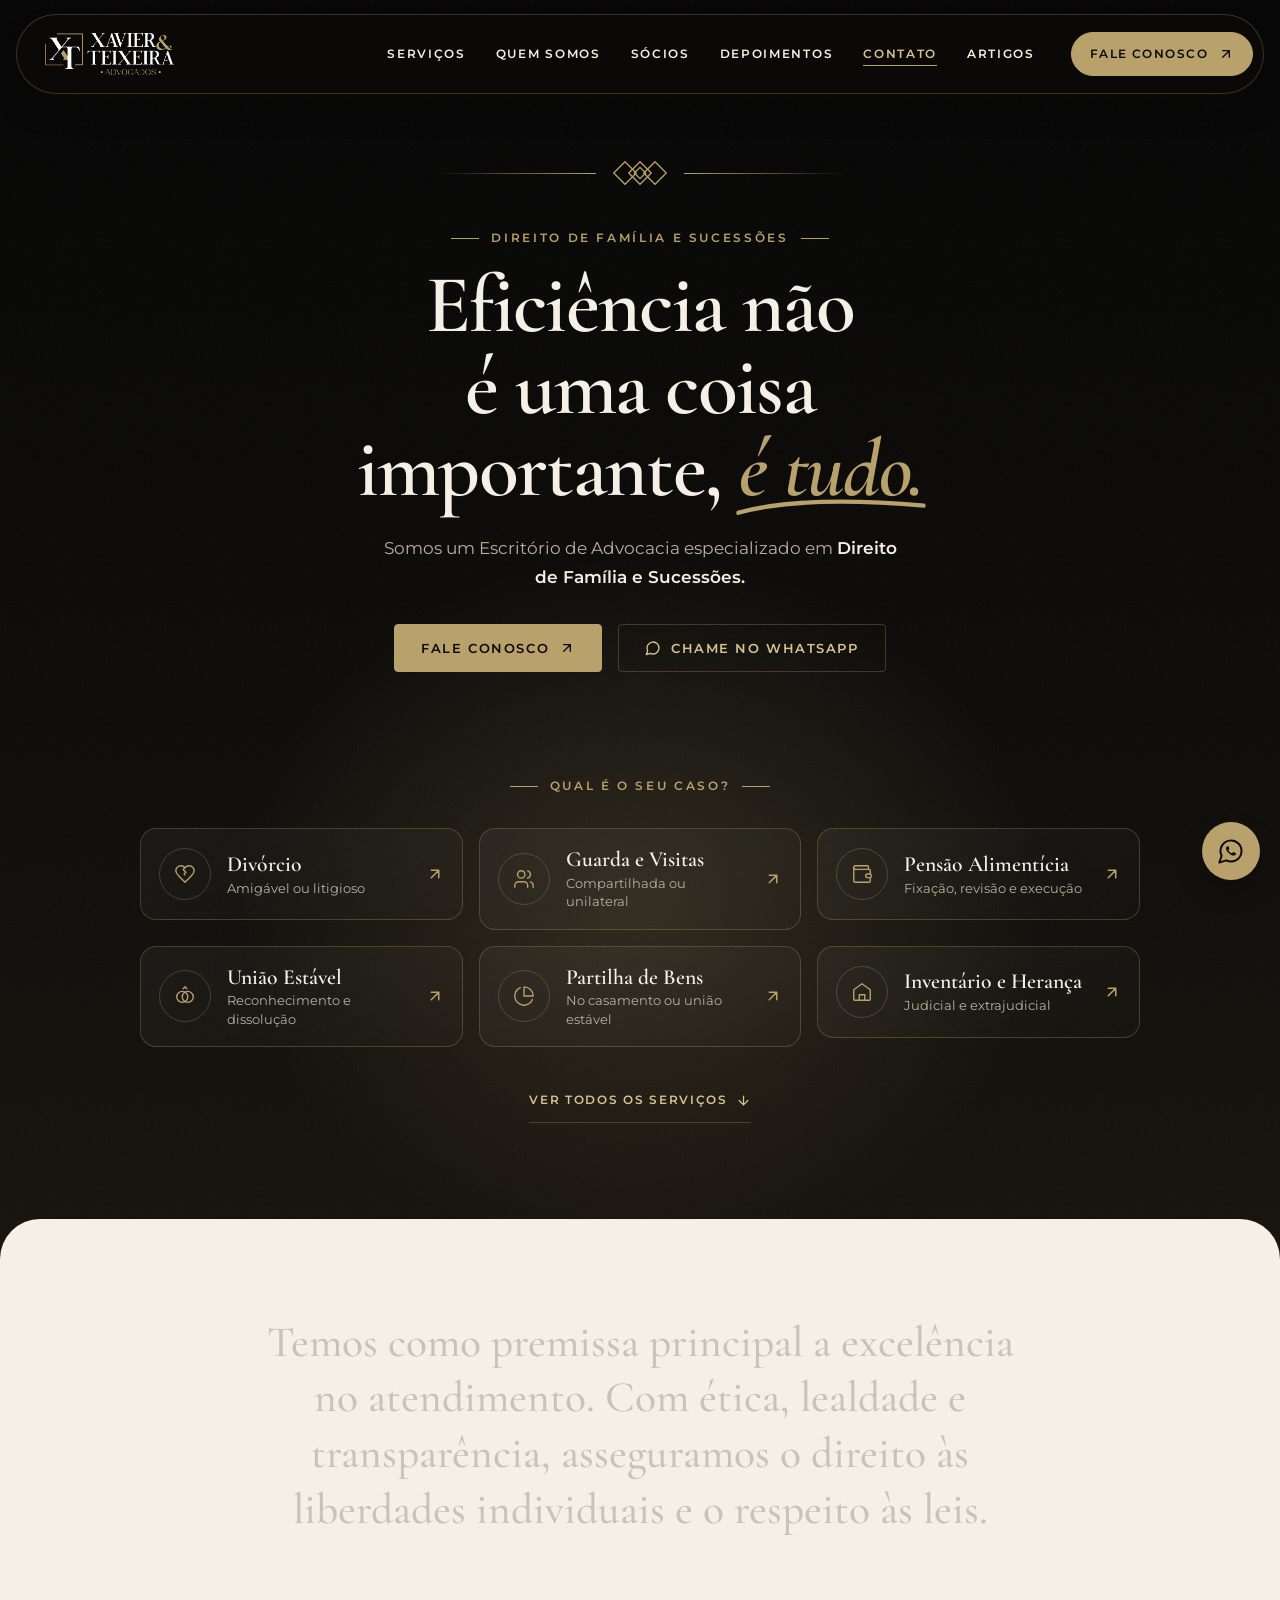
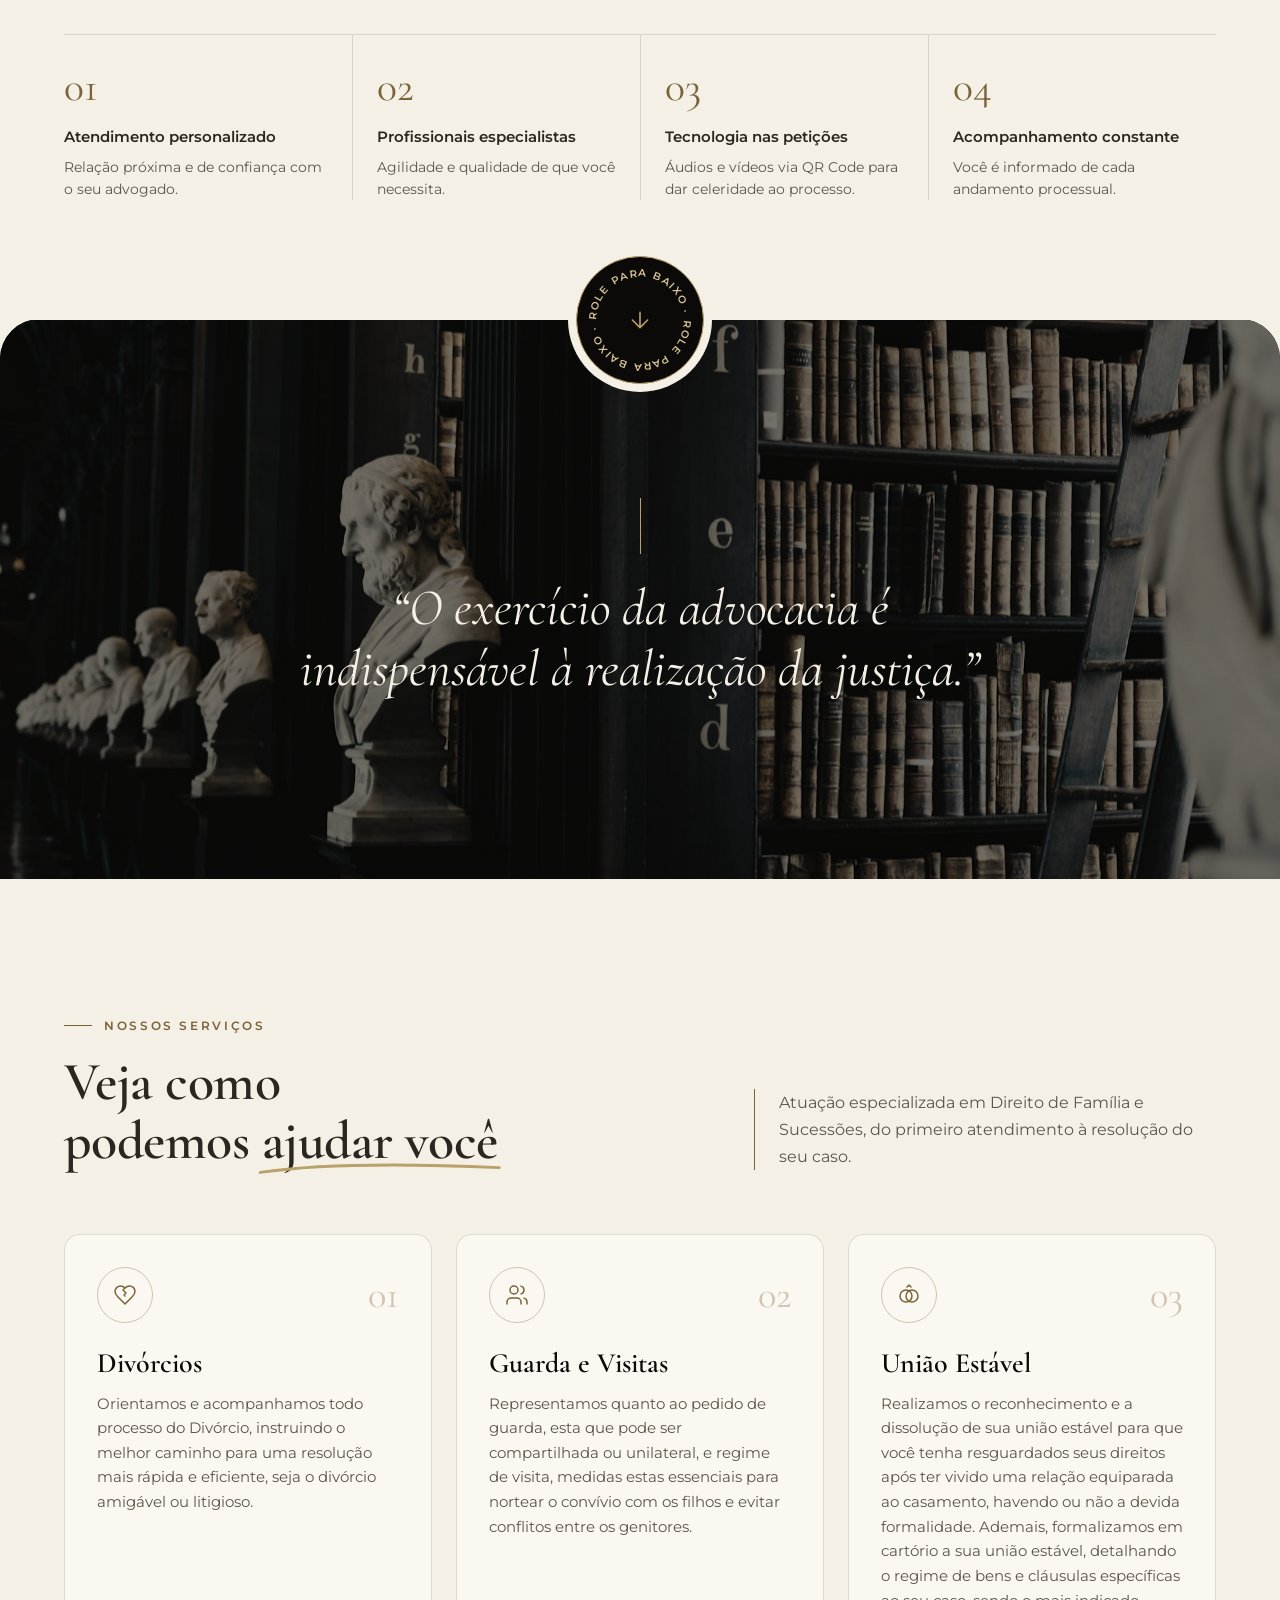
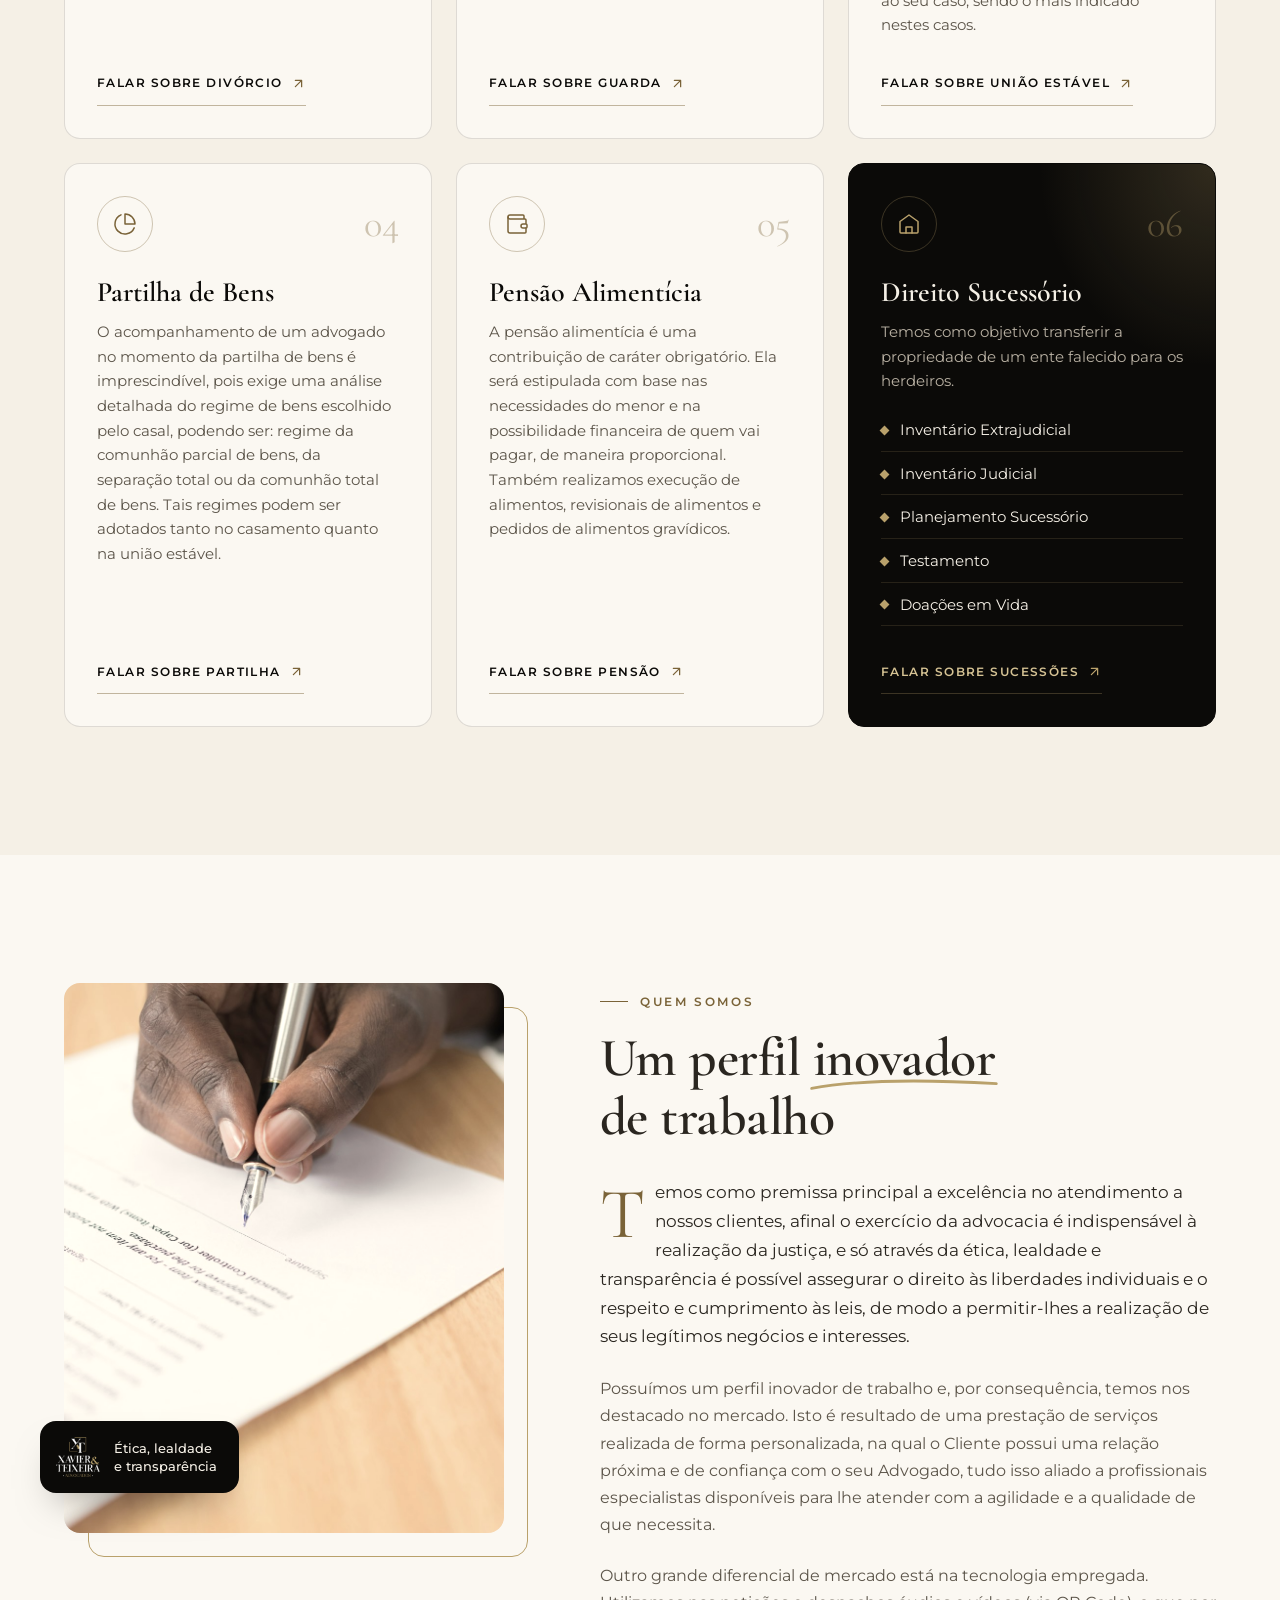
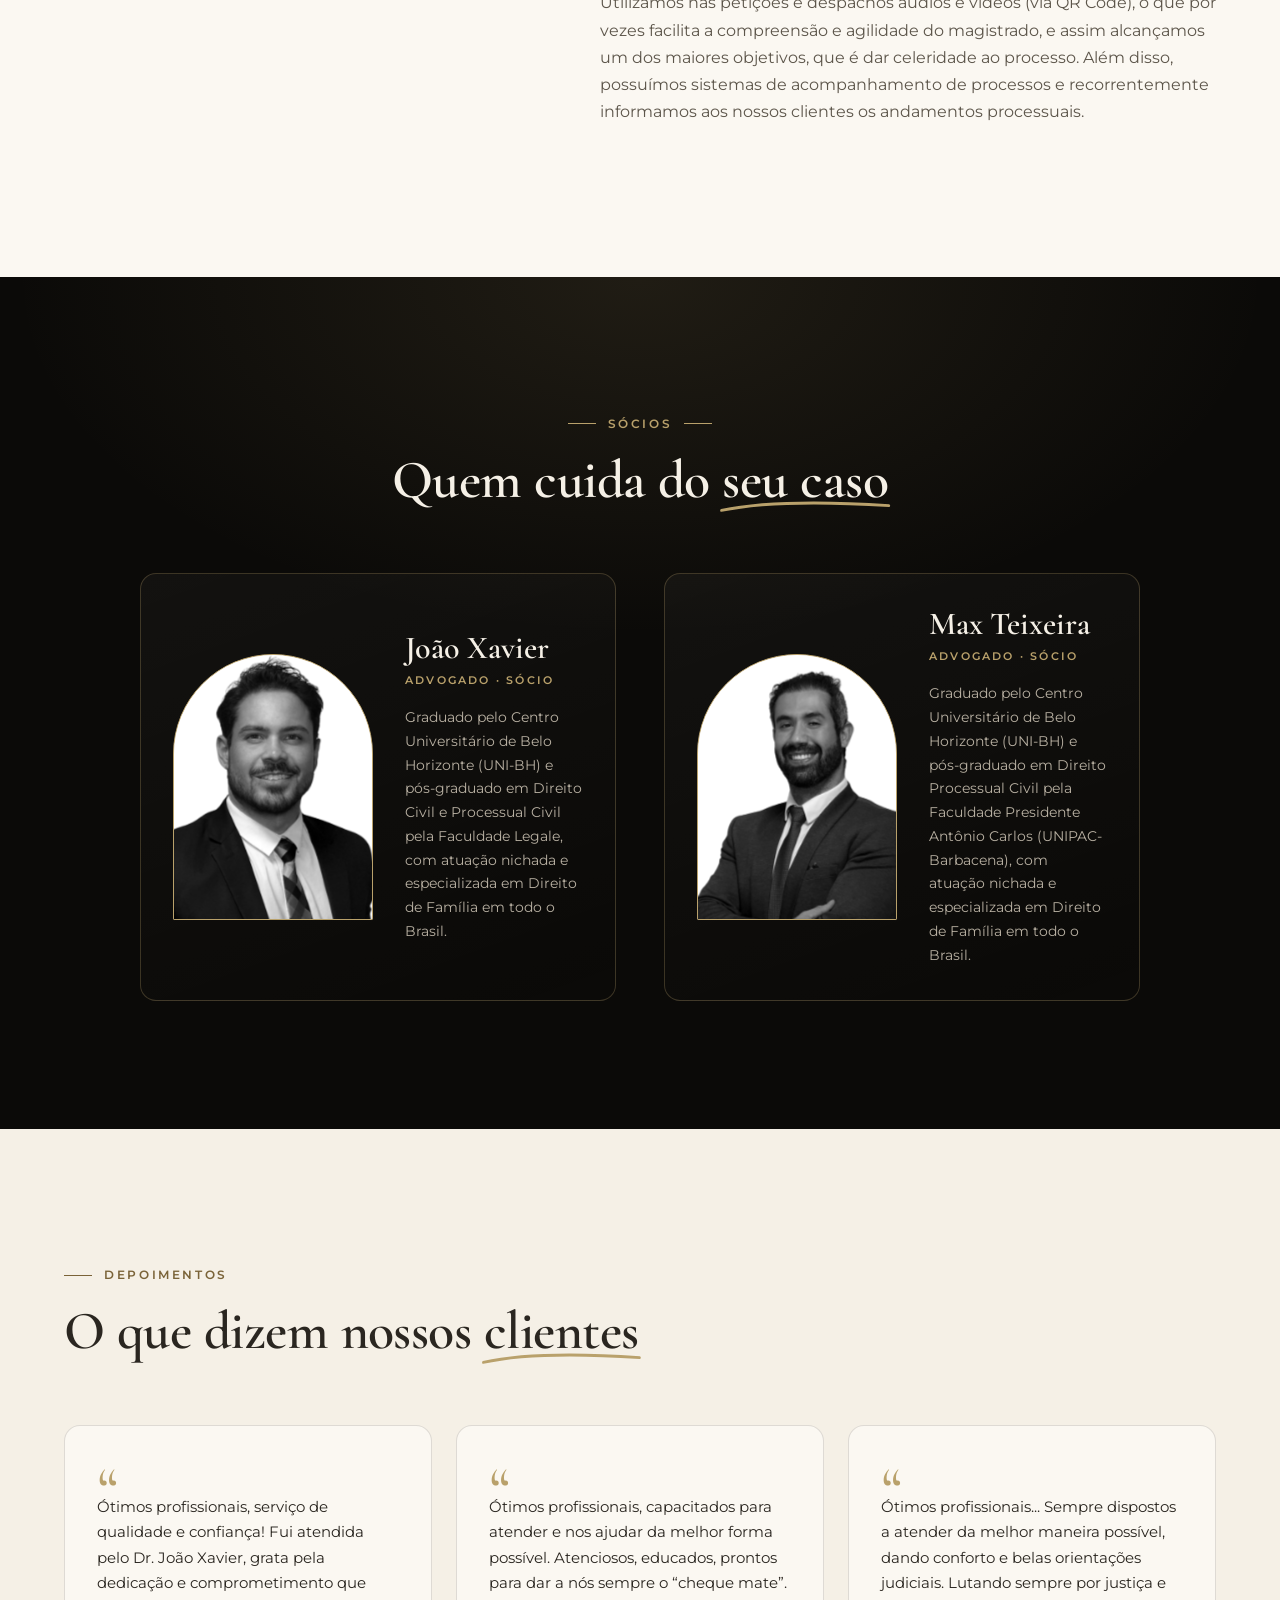
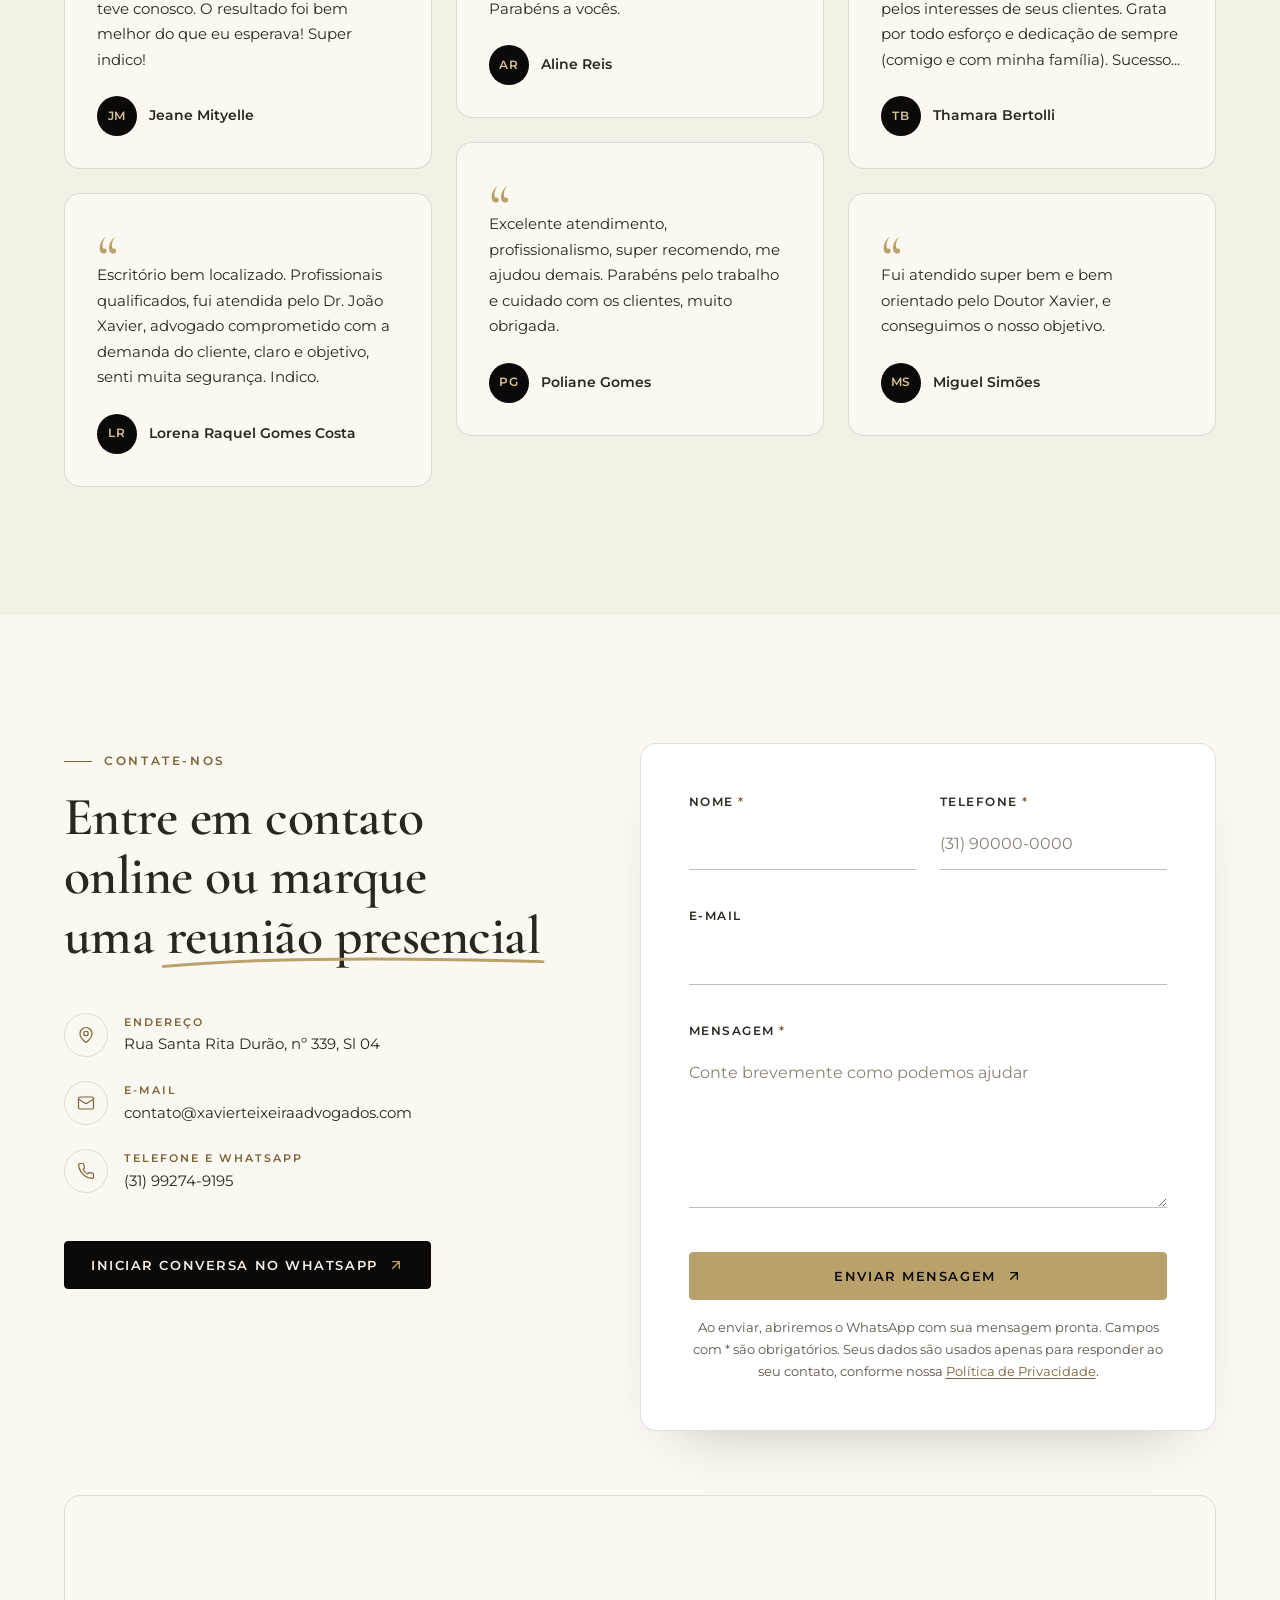
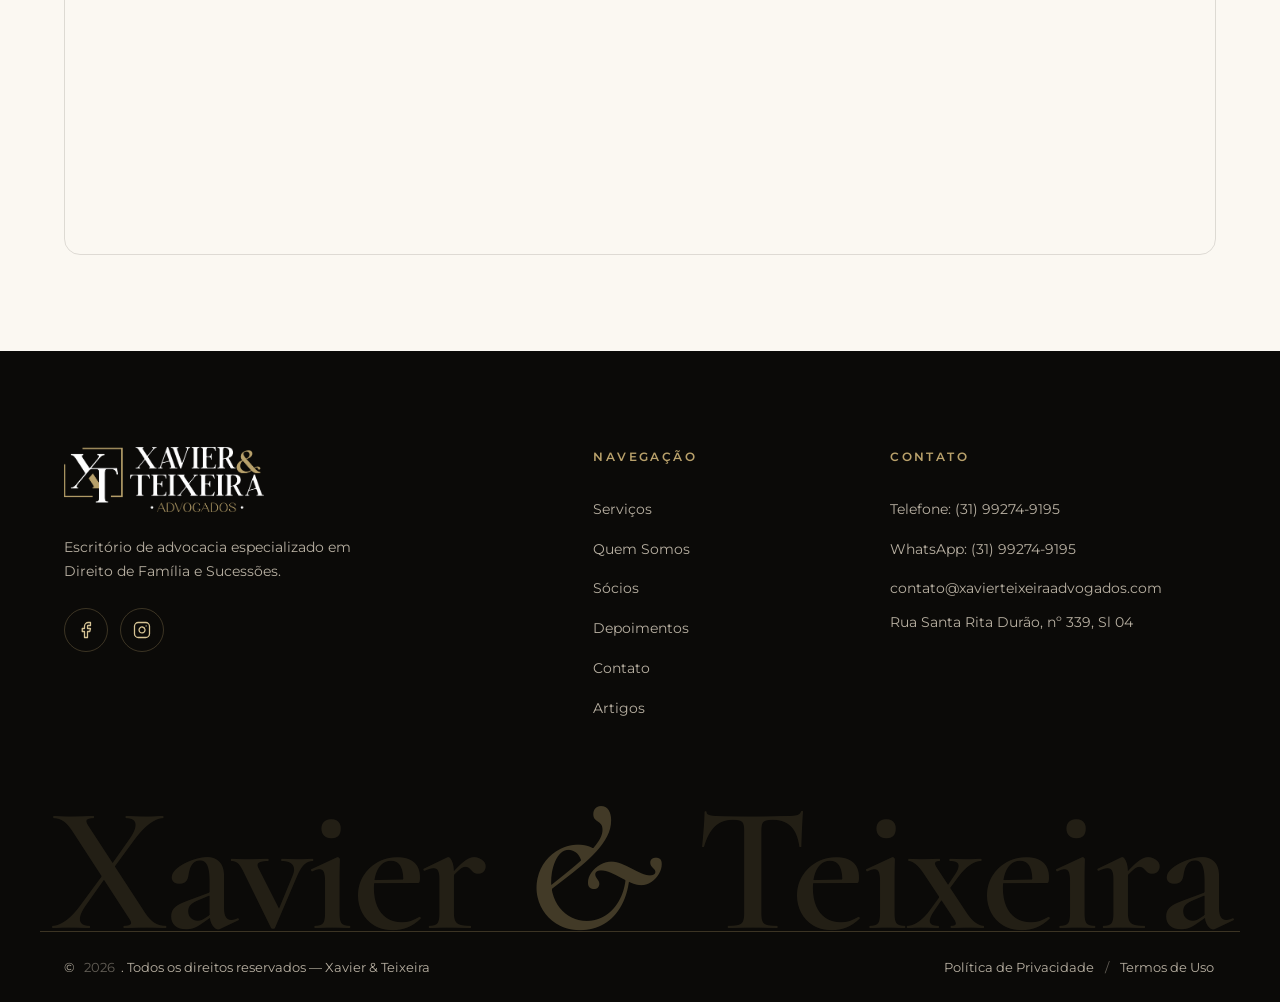
<file: index.html>
<!doctype html>
<html lang="pt-BR" class="no-js">
<head>
  <meta charset="utf-8">
  <meta name="viewport" content="width=device-width, initial-scale=1">
  <script>document.documentElement.classList.remove('no-js')</script>
  <title>Advogados de Família e Sucessões | Xavier &amp; Teixeira Advogados</title>
  <meta name="description" content="Escritório especializado em Direito de Família e Sucessões: divórcio, guarda, pensão alimentícia, união estável, partilha de bens, inventário e testamento. Atendimento em todo o Brasil.">
  <!-- PRÉVIA: remover a linha abaixo quando o site for para o domínio oficial (ver PUBLICAR-NO-DOMINIO.md) -->
  <meta name="robots" content="noindex, nofollow">
  <link rel="canonical" href="https://xavierteixeiraadvogados.com/">
  <meta name="theme-color" content="#0B0A08">
  <meta name="format-detection" content="telephone=no">

  <!-- Ícones -->
  <link rel="icon" href="assets/img/favicon.ico" sizes="32x32">
  <link rel="icon" href="assets/img/icon-192.png" type="image/png" sizes="192x192">
  <link rel="apple-touch-icon" href="assets/img/apple-touch-icon.png">
  <link rel="manifest" href="site.webmanifest">

  <!-- Prévia ao compartilhar (WhatsApp, Instagram, Facebook, LinkedIn) -->
  <meta property="og:type" content="website">
  <meta property="og:locale" content="pt_BR">
  <meta property="og:site_name" content="Xavier &amp; Teixeira Advogados">
  <meta property="og:title" content="Xavier &amp; Teixeira Advogados | Direito de Família e Sucessões">
  <meta property="og:description" content="Divórcio, guarda, pensão, união estável, partilha, inventário e testamento. Atendimento personalizado em todo o Brasil.">
  <meta property="og:url" content="https://toniizx.github.io/xavier-teixeira-advogados/">
  <meta property="og:image" content="https://toniizx.github.io/xavier-teixeira-advogados/assets/img/og-image.jpg">
  <meta property="og:image:width" content="1200">
  <meta property="og:image:height" content="630">
  <meta property="og:image:alt" content="Logo Xavier &amp; Teixeira Advogados — Direito de Família e Sucessões">
  <meta name="twitter:card" content="summary_large_image">
  <meta name="twitter:title" content="Xavier &amp; Teixeira Advogados | Direito de Família e Sucessões">
  <meta name="twitter:description" content="Divórcio, guarda, pensão, união estável, partilha, inventário e testamento. Atendimento em todo o Brasil.">
  <meta name="twitter:image" content="https://toniizx.github.io/xavier-teixeira-advogados/assets/img/og-image.jpg">

  <!-- Dados estruturados para o Google (escritório de advocacia) -->
  <script type="application/ld+json">
  {
    "@context": "https://schema.org",
    "@type": "LegalService",
    "@id": "https://xavierteixeiraadvogados.com/#escritorio",
    "name": "Xavier & Teixeira Advogados",
    "description": "Escritório de advocacia especializado em Direito de Família e Sucessões.",
    "url": "https://xavierteixeiraadvogados.com/",
    "logo": "https://xavierteixeiraadvogados.com/assets/img/icon-512.png",
    "image": "https://xavierteixeiraadvogados.com/assets/img/og-image.jpg",
    "telephone": "+55-31-99274-9195",
    "email": "contato@xavierteixeiraadvogados.com",
    "address": {
      "@type": "PostalAddress",
      "streetAddress": "Rua Santa Rita Durão, 339, Sala 04",
      "addressLocality": "Belo Horizonte",
      "addressRegion": "MG",
      "addressCountry": "BR"
    },
    "areaServed": { "@type": "Country", "name": "Brasil" },
    "knowsAbout": ["Direito de Família", "Direito das Sucessões", "Divórcio", "Guarda de filhos", "Regime de visitas", "Pensão alimentícia", "União estável", "Partilha de bens", "Inventário judicial", "Inventário extrajudicial", "Planejamento sucessório", "Testamento", "Doação em vida"],
    "sameAs": ["https://www.instagram.com/xavierteixeiraadvogados/", "https://web.facebook.com/XaviereTeixeira"],
    "employee": [
      { "@type": "Person", "name": "João Xavier", "jobTitle": "Advogado", "alumniOf": "Centro Universitário de Belo Horizonte (UNI-BH)" },
      { "@type": "Person", "name": "Max Teixeira", "jobTitle": "Advogado", "alumniOf": "Centro Universitário de Belo Horizonte (UNI-BH)" }
    ],
    "hasOfferCatalog": {
      "@type": "OfferCatalog",
      "name": "Serviços",
      "itemListElement": [
        { "@type": "Offer", "itemOffered": { "@type": "Service", "name": "Divórcio" } },
        { "@type": "Offer", "itemOffered": { "@type": "Service", "name": "Guarda e Visitas" } },
        { "@type": "Offer", "itemOffered": { "@type": "Service", "name": "União Estável" } },
        { "@type": "Offer", "itemOffered": { "@type": "Service", "name": "Partilha de Bens" } },
        { "@type": "Offer", "itemOffered": { "@type": "Service", "name": "Pensão Alimentícia" } },
        { "@type": "Offer", "itemOffered": { "@type": "Service", "name": "Direito Sucessório: inventário, testamento e planejamento sucessório" } }
      ]
    }
  }
  </script>

  <link rel="preconnect" href="https://fonts.googleapis.com">
  <link rel="preconnect" href="https://fonts.gstatic.com" crossorigin>
  <link href="https://fonts.googleapis.com/css2?family=Cormorant+Garamond:ital,wght@0,500;0,600;0,700;1,500;1,600&family=Montserrat:wght@400;500;600;700&display=swap" rel="stylesheet">
  <link rel="stylesheet" href="assets/css/style.css?v=7">
</head>
<body>
  <a class="skip-link" href="#conteudo">Pular para o conteúdo</a>

  <!-- ============ HEADER ============ -->
  <header class="header" id="topo">
    <div class="container header__inner">
      <a href="#topo" class="header__logo" aria-label="Xavier &amp; Teixeira Advogados — início">
        <img src="assets/img/logo.png" alt="Xavier &amp; Teixeira Advogados" width="160" height="52">
      </a>

      <nav class="nav" id="nav" aria-label="Principal">
        <ul class="nav__list">
          <li><a href="#servicos">Serviços</a></li>
          <li><a href="#quem-somos">Quem Somos</a></li>
          <li><a href="#socios">Sócios</a></li>
          <li><a href="#depoimentos">Depoimentos</a></li>
          <li><a href="#contato">Contato</a></li>
          <li><a href="https://xavierteixeiraadvogados.com/blog/">Artigos</a></li>
        </ul>
        <a href="tel:+5531992749195" class="nav__phone">
          <svg aria-hidden="true" viewBox="0 0 24 24"><path d="M22 16.92v3a2 2 0 0 1-2.18 2 19.79 19.79 0 0 1-8.63-3.07 19.5 19.5 0 0 1-6-6A19.79 19.79 0 0 1 2.12 4.18 2 2 0 0 1 4.11 2h3a2 2 0 0 1 2 1.72c.13.96.36 1.9.7 2.81a2 2 0 0 1-.45 2.11L8.09 9.91a16 16 0 0 0 6 6l1.27-1.27a2 2 0 0 1 2.11-.45c.91.34 1.85.57 2.81.7A2 2 0 0 1 22 16.92z"/></svg>
          (31) 99274-9195
        </a>
      </nav>

      <a href="https://api.whatsapp.com/send?phone=5531992749195&amp;text=Ol%C3%A1%20Xavier%20e%20Teixeira%20Advogados" class="btn btn--gold btn--sm header__cta" target="_blank" rel="noopener">
        Fale conosco
        <svg aria-hidden="true" viewBox="0 0 24 24"><path d="M7 17 17 7M7 7h10v10"/></svg>
      </a>

      <button class="menu-toggle" aria-label="Abrir menu" aria-expanded="false" aria-controls="nav">
        <span></span><span></span><span></span>
      </button>
    </div>
  </header>

  <main id="conteudo">

    <!-- ============ HERO ============ -->
    <section class="hero" aria-labelledby="hero-title">
      <div class="container hero__head">
        <div class="ornament" aria-hidden="true">
          <span class="ornament__line"></span>
          <svg viewBox="0 0 64 32"><path d="M16 4 28 16 16 28 4 16Z"/><path d="M32 4 44 16 32 28 20 16Z"/><path d="M48 4 60 16 48 28 36 16Z"/><path d="M32 10 38 16 32 22 26 16Z"/></svg>
          <span class="ornament__line"></span>
        </div>

        <p class="eyebrow eyebrow--light">Direito de Família e Sucessões</p>
        <h1 id="hero-title" class="hero__title reveal">
          Eficiência não é uma coisa importante,
          <span class="hand-underline">é tudo.<svg aria-hidden="true" viewBox="0 0 220 18" preserveAspectRatio="none"><path d="M3 13C50 5 120 3 217 8"/></svg></span>
        </h1>
        <p class="hero__lead reveal">
          Somos um Escritório de Advocacia especializado em
          <strong>Direito de Família e Sucessões.</strong>
        </p>
        <div class="hero__actions reveal">
          <a href="https://api.whatsapp.com/send?phone=5531992749195&amp;text=Ol%C3%A1%20Xavier%20e%20Teixeira%20Advogados" class="btn btn--gold" target="_blank" rel="noopener">
            Fale conosco
            <svg aria-hidden="true" viewBox="0 0 24 24"><path d="M7 17 17 7M7 7h10v10"/></svg>
          </a>
          <a href="https://api.whatsapp.com/send?phone=5531992749195&amp;text=Ol%C3%A1%20Xavier%20e%20Teixeira%20Advogados" class="btn btn--ghost" target="_blank" rel="noopener">
            <svg aria-hidden="true" viewBox="0 0 24 24"><path d="M7.9 20A9 9 0 1 0 4 16.1L2 22Z"/></svg>
            Chame no WhatsApp
          </a>
        </div>
      </div>

      <div class="container hero__cases">
        <p class="cases__title eyebrow eyebrow--light reveal">Qual é o seu caso?</p>

        <ul class="cases">
          <li class="reveal">
            <a class="case" href="https://api.whatsapp.com/send?phone=5531992749195&amp;text=Ol%C3%A1%2C%20gostaria%20de%20falar%20sobre%20Div%C3%B3rcio." target="_blank" rel="noopener">
              <span class="case__icon"><svg aria-hidden="true" viewBox="0 0 24 24"><path d="M19 14c1.49-1.46 3-3.21 3-5.5A5.5 5.5 0 0 0 16.5 3c-1.76 0-3 .5-4.5 2-1.5-1.5-2.74-2-4.5-2A5.5 5.5 0 0 0 2 8.5c0 2.3 1.5 4.05 3 5.5l7 7Z"/><path d="m12 13-1-1 2-2-3-3 2-2"/></svg></span>
              <span class="case__text"><strong>Divórcio</strong><small>Amigável ou litigioso</small></span>
              <svg class="case__arrow" aria-hidden="true" viewBox="0 0 24 24"><path d="M7 17 17 7M7 7h10v10"/></svg>
            </a>
          </li>
          <li class="reveal">
            <a class="case" href="https://api.whatsapp.com/send?phone=5531992749195&amp;text=Ol%C3%A1%2C%20gostaria%20de%20falar%20sobre%20Guarda%20e%20Visitas." target="_blank" rel="noopener">
              <span class="case__icon"><svg aria-hidden="true" viewBox="0 0 24 24"><path d="M16 21v-2a4 4 0 0 0-4-4H6a4 4 0 0 0-4 4v2"/><circle cx="9" cy="7" r="4"/><path d="M22 21v-2a4 4 0 0 0-3-3.87M16 3.13a4 4 0 0 1 0 7.75"/></svg></span>
              <span class="case__text"><strong>Guarda e Visitas</strong><small>Compartilhada ou unilateral</small></span>
              <svg class="case__arrow" aria-hidden="true" viewBox="0 0 24 24"><path d="M7 17 17 7M7 7h10v10"/></svg>
            </a>
          </li>
          <li class="reveal">
            <a class="case" href="https://api.whatsapp.com/send?phone=5531992749195&amp;text=Ol%C3%A1%2C%20gostaria%20de%20falar%20sobre%20Pens%C3%A3o%20Aliment%C3%ADcia." target="_blank" rel="noopener">
              <span class="case__icon"><svg aria-hidden="true" viewBox="0 0 24 24"><path d="M19 7V4a1 1 0 0 0-1-1H5a2 2 0 0 0 0 4h15a1 1 0 0 1 1 1v4h-3a2 2 0 0 0 0 4h3a1 1 0 0 0 1-1v-2a1 1 0 0 0-1-1"/><path d="M3 5v14a2 2 0 0 0 2 2h15a1 1 0 0 0 1-1v-4"/></svg></span>
              <span class="case__text"><strong>Pensão Alimentícia</strong><small>Fixação, revisão e execução</small></span>
              <svg class="case__arrow" aria-hidden="true" viewBox="0 0 24 24"><path d="M7 17 17 7M7 7h10v10"/></svg>
            </a>
          </li>
          <li class="reveal">
            <a class="case" href="https://api.whatsapp.com/send?phone=5531992749195&amp;text=Ol%C3%A1%2C%20gostaria%20de%20falar%20sobre%20Uni%C3%A3o%20Est%C3%A1vel." target="_blank" rel="noopener">
              <span class="case__icon"><svg aria-hidden="true" viewBox="0 0 24 24"><circle cx="9" cy="13" r="6"/><circle cx="15" cy="13" r="6"/><path d="m10 4 2-2 2 2"/></svg></span>
              <span class="case__text"><strong>União Estável</strong><small>Reconhecimento e dissolução</small></span>
              <svg class="case__arrow" aria-hidden="true" viewBox="0 0 24 24"><path d="M7 17 17 7M7 7h10v10"/></svg>
            </a>
          </li>
          <li class="reveal">
            <a class="case" href="https://api.whatsapp.com/send?phone=5531992749195&amp;text=Ol%C3%A1%2C%20gostaria%20de%20falar%20sobre%20Partilha%20de%20Bens." target="_blank" rel="noopener">
              <span class="case__icon"><svg aria-hidden="true" viewBox="0 0 24 24"><path d="M21.21 15.89A10 10 0 1 1 8 2.83"/><path d="M22 12A10 10 0 0 0 12 2v10z"/></svg></span>
              <span class="case__text"><strong>Partilha de Bens</strong><small>No casamento ou união estável</small></span>
              <svg class="case__arrow" aria-hidden="true" viewBox="0 0 24 24"><path d="M7 17 17 7M7 7h10v10"/></svg>
            </a>
          </li>
          <li class="reveal">
            <a class="case" href="https://api.whatsapp.com/send?phone=5531992749195&amp;text=Ol%C3%A1%2C%20gostaria%20de%20falar%20sobre%20Invent%C3%A1rio%20e%20Heran%C3%A7a." target="_blank" rel="noopener">
              <span class="case__icon"><svg aria-hidden="true" viewBox="0 0 24 24"><path d="M3 9.5 12 3l9 6.5V20a1 1 0 0 1-1 1H4a1 1 0 0 1-1-1z"/><path d="M9 21v-6h6v6"/></svg></span>
              <span class="case__text"><strong>Inventário e Herança</strong><small>Judicial e extrajudicial</small></span>
              <svg class="case__arrow" aria-hidden="true" viewBox="0 0 24 24"><path d="M7 17 17 7M7 7h10v10"/></svg>
            </a>
          </li>
        </ul>

        <a href="#servicos" class="cases__more reveal">
          Ver todos os serviços
          <svg aria-hidden="true" viewBox="0 0 24 24"><path d="M12 5v14M19 12l-7 7-7-7"/></svg>
        </a>
      </div>
    </section>

    <!-- ============ MANIFESTO ============ -->
    <section class="manifesto section--cream" id="manifesto" aria-label="Nossa premissa">
      <div class="container">
        <p class="manifesto__text" data-words>
          Temos como premissa principal a excelência no atendimento. Com ética, lealdade e transparência, asseguramos o direito às liberdades individuais e o respeito às leis.
        </p>

        <ul class="pillars">
          <li class="pillar reveal">
            <span class="pillar__num">01</span>
            <h3>Atendimento personalizado</h3>
            <p>Relação próxima e de confiança com o seu advogado.</p>
          </li>
          <li class="pillar reveal">
            <span class="pillar__num">02</span>
            <h3>Profissionais especialistas</h3>
            <p>Agilidade e qualidade de que você necessita.</p>
          </li>
          <li class="pillar reveal">
            <span class="pillar__num">03</span>
            <h3>Tecnologia nas petições</h3>
            <p>Áudios e vídeos via QR Code para dar celeridade ao processo.</p>
          </li>
          <li class="pillar reveal">
            <span class="pillar__num">04</span>
            <h3>Acompanhamento constante</h3>
            <p>Você é informado de cada andamento processual.</p>
          </li>
        </ul>
      </div>
    </section>

    <!-- ============ BANDA DE IMAGEM ============ -->
    <div class="seal-divider">
      <a href="#quem-somos" class="scroll-seal" aria-label="Rolar para Quem Somos">
        <svg class="scroll-seal__ring" viewBox="0 0 120 120" aria-hidden="true">
          <defs><path id="circlePath" d="M60 60m-44 0a44 44 0 1 1 88 0a44 44 0 1 1-88 0"/></defs>
          <text><textPath href="#circlePath" textLength="272" lengthAdjust="spacing">Role para baixo · Role para baixo ·</textPath></text>
        </svg>
        <svg class="scroll-seal__arrow" viewBox="0 0 24 24" aria-hidden="true"><path d="M12 5v14M19 12l-7 7-7-7"/></svg>
      </a>
    </div>
    <section class="band" aria-label="Citação">
      <img src="assets/img/biblioteca.jpg" alt="" loading="lazy" width="1800" height="1200">
      <blockquote class="band__quote reveal">
        <p>“O exercício da advocacia é indispensável à realização da justiça.”</p>
      </blockquote>
    </section>

    <!-- ============ SERVIÇOS ============ -->
    <section class="services section--cream" id="servicos" aria-labelledby="services-title">
      <div class="container">
        <div class="services__head">
          <div>
            <p class="eyebrow">Nossos Serviços</p>
            <h2 id="services-title" class="section-title reveal">
              Veja como podemos <span class="hand-underline">ajudar você<svg aria-hidden="true" viewBox="0 0 220 18" preserveAspectRatio="none"><path d="M3 13C50 5 120 3 217 8"/></svg></span>
            </h2>
          </div>
          <p class="services__intro reveal">Atuação especializada em Direito de Família e Sucessões, do primeiro atendimento à resolução do seu caso.</p>
        </div>

        <ul class="services__grid">
          <li class="service reveal">
            <div class="service__top">
              <span class="service__icon"><svg aria-hidden="true" viewBox="0 0 24 24"><path d="M19 14c1.49-1.46 3-3.21 3-5.5A5.5 5.5 0 0 0 16.5 3c-1.76 0-3 .5-4.5 2-1.5-1.5-2.74-2-4.5-2A5.5 5.5 0 0 0 2 8.5c0 2.3 1.5 4.05 3 5.5l7 7Z"/><path d="m12 13-1-1 2-2-3-3 2-2"/></svg></span>
              <span class="service__num">01</span>
            </div>
            <h3>Divórcios</h3>
            <p>Orientamos e acompanhamos todo processo do Divórcio, instruindo o melhor caminho para uma resolução mais rápida e eficiente, seja o divórcio amigável ou litigioso.</p>
            <a class="service__link" href="https://api.whatsapp.com/send?phone=5531992749195&amp;text=Ol%C3%A1%2C%20gostaria%20de%20falar%20sobre%20Div%C3%B3rcio." target="_blank" rel="noopener">Falar sobre divórcio <svg aria-hidden="true" viewBox="0 0 24 24"><path d="M7 17 17 7M7 7h10v10"/></svg></a>
          </li>

          <li class="service reveal">
            <div class="service__top">
              <span class="service__icon"><svg aria-hidden="true" viewBox="0 0 24 24"><path d="M16 21v-2a4 4 0 0 0-4-4H6a4 4 0 0 0-4 4v2"/><circle cx="9" cy="7" r="4"/><path d="M22 21v-2a4 4 0 0 0-3-3.87M16 3.13a4 4 0 0 1 0 7.75"/></svg></span>
              <span class="service__num">02</span>
            </div>
            <h3>Guarda e Visitas</h3>
            <p>Representamos quanto ao pedido de guarda, esta que pode ser compartilhada ou unilateral, e regime de visita, medidas estas essenciais para nortear o convívio com os filhos e evitar conflitos entre os genitores.</p>
            <a class="service__link" href="https://api.whatsapp.com/send?phone=5531992749195&amp;text=Ol%C3%A1%2C%20gostaria%20de%20falar%20sobre%20Guarda%20e%20Visitas." target="_blank" rel="noopener">Falar sobre guarda <svg aria-hidden="true" viewBox="0 0 24 24"><path d="M7 17 17 7M7 7h10v10"/></svg></a>
          </li>

          <li class="service reveal">
            <div class="service__top">
              <span class="service__icon"><svg aria-hidden="true" viewBox="0 0 24 24"><circle cx="9" cy="13" r="6"/><circle cx="15" cy="13" r="6"/><path d="m10 4 2-2 2 2"/></svg></span>
              <span class="service__num">03</span>
            </div>
            <h3>União Estável</h3>
            <p>Realizamos o reconhecimento e a dissolução de sua união estável para que você tenha resguardados seus direitos após ter vivido uma relação equiparada ao casamento, havendo ou não a devida formalidade. Ademais, formalizamos em cartório a sua união estável, detalhando o regime de bens e cláusulas específicas ao seu caso, sendo o mais indicado nestes casos.</p>
            <a class="service__link" href="https://api.whatsapp.com/send?phone=5531992749195&amp;text=Ol%C3%A1%2C%20gostaria%20de%20falar%20sobre%20Uni%C3%A3o%20Est%C3%A1vel." target="_blank" rel="noopener">Falar sobre união estável <svg aria-hidden="true" viewBox="0 0 24 24"><path d="M7 17 17 7M7 7h10v10"/></svg></a>
          </li>

          <li class="service reveal">
            <div class="service__top">
              <span class="service__icon"><svg aria-hidden="true" viewBox="0 0 24 24"><path d="M21.21 15.89A10 10 0 1 1 8 2.83"/><path d="M22 12A10 10 0 0 0 12 2v10z"/></svg></span>
              <span class="service__num">04</span>
            </div>
            <h3>Partilha de Bens</h3>
            <p>O acompanhamento de um advogado no momento da partilha de bens é imprescindível, pois exige uma análise detalhada do regime de bens escolhido pelo casal, podendo ser: regime da comunhão parcial de bens, da separação total ou da comunhão total de bens. Tais regimes podem ser adotados tanto no casamento quanto na união estável.</p>
            <a class="service__link" href="https://api.whatsapp.com/send?phone=5531992749195&amp;text=Ol%C3%A1%2C%20gostaria%20de%20falar%20sobre%20Partilha%20de%20Bens." target="_blank" rel="noopener">Falar sobre partilha <svg aria-hidden="true" viewBox="0 0 24 24"><path d="M7 17 17 7M7 7h10v10"/></svg></a>
          </li>

          <li class="service reveal">
            <div class="service__top">
              <span class="service__icon"><svg aria-hidden="true" viewBox="0 0 24 24"><path d="M19 7V4a1 1 0 0 0-1-1H5a2 2 0 0 0 0 4h15a1 1 0 0 1 1 1v4h-3a2 2 0 0 0 0 4h3a1 1 0 0 0 1-1v-2a1 1 0 0 0-1-1"/><path d="M3 5v14a2 2 0 0 0 2 2h15a1 1 0 0 0 1-1v-4"/></svg></span>
              <span class="service__num">05</span>
            </div>
            <h3>Pensão Alimentícia</h3>
            <p>A pensão alimentícia é uma contribuição de caráter obrigatório. Ela será estipulada com base nas necessidades do menor e na possibilidade financeira de quem vai pagar, de maneira proporcional. Também realizamos execução de alimentos, revisionais de alimentos e pedidos de alimentos gravídicos.</p>
            <a class="service__link" href="https://api.whatsapp.com/send?phone=5531992749195&amp;text=Ol%C3%A1%2C%20gostaria%20de%20falar%20sobre%20Pens%C3%A3o%20Aliment%C3%ADcia." target="_blank" rel="noopener">Falar sobre pensão <svg aria-hidden="true" viewBox="0 0 24 24"><path d="M7 17 17 7M7 7h10v10"/></svg></a>
          </li>

          <li class="service service--featured reveal">
            <div class="service__top">
              <span class="service__icon"><svg aria-hidden="true" viewBox="0 0 24 24"><path d="M3 9.5 12 3l9 6.5V20a1 1 0 0 1-1 1H4a1 1 0 0 1-1-1z"/><path d="M9 21v-6h6v6"/></svg></span>
              <span class="service__num">06</span>
            </div>
            <h3>Direito Sucessório</h3>
            <p>Temos como objetivo transferir a propriedade de um ente falecido para os herdeiros.</p>
            <ul class="service__list">
              <li>Inventário Extrajudicial</li>
              <li>Inventário Judicial</li>
              <li>Planejamento Sucessório</li>
              <li>Testamento</li>
              <li>Doações em Vida</li>
            </ul>
            <a class="service__link" href="https://api.whatsapp.com/send?phone=5531992749195&amp;text=Ol%C3%A1%2C%20gostaria%20de%20falar%20sobre%20Direito%20Sucess%C3%B3rio." target="_blank" rel="noopener">Falar sobre sucessões <svg aria-hidden="true" viewBox="0 0 24 24"><path d="M7 17 17 7M7 7h10v10"/></svg></a>
          </li>
        </ul>
      </div>
    </section>

    <!-- ============ QUEM SOMOS ============ -->
    <section class="about section--paper" id="quem-somos" aria-labelledby="about-title">
      <div class="container about__grid">
        <div class="about__media reveal">
          <img src="assets/img/assinatura.jpg" alt="Cliente assinando documento junto ao advogado" loading="lazy" width="900" height="1100">
          <div class="about__tag">
            <img src="assets/img/logo-quadrado.png" alt="" width="64" height="58">
            <span>Ética, lealdade<br>e transparência</span>
          </div>
        </div>

        <div class="about__content">
          <p class="eyebrow">Quem somos</p>
          <h2 id="about-title" class="section-title reveal">
            Um perfil <span class="hand-underline">inovador<svg aria-hidden="true" viewBox="0 0 220 18" preserveAspectRatio="none"><path d="M3 13C50 5 120 3 217 8"/></svg></span> de trabalho
          </h2>
          <div class="about__text">
            <p class="reveal">Temos como premissa principal a excelência no atendimento a nossos clientes, afinal o exercício da advocacia é indispensável à realização da justiça, e só através da ética, lealdade e transparência é possível assegurar o direito às liberdades individuais e o respeito e cumprimento às leis, de modo a permitir-lhes a realização de seus legítimos negócios e interesses.</p>
            <p class="reveal">Possuímos um perfil inovador de trabalho e, por consequência, temos nos destacado no mercado. Isto é resultado de uma prestação de serviços realizada de forma personalizada, na qual o Cliente possui uma relação próxima e de confiança com o seu Advogado, tudo isso aliado a profissionais especialistas disponíveis para lhe atender com a agilidade e a qualidade de que necessita.</p>
            <p class="reveal">Outro grande diferencial de mercado está na tecnologia empregada. Utilizamos nas petições e despachos áudios e vídeos (via QR Code), o que por vezes facilita a compreensão e agilidade do magistrado, e assim alcançamos um dos maiores objetivos, que é dar celeridade ao processo. Além disso, possuímos sistemas de acompanhamento de processos e recorrentemente informamos aos nossos clientes os andamentos processuais.</p>
          </div>
        </div>
      </div>
    </section>

    <!-- ============ SÓCIOS ============ -->
    <section class="partners section--dark" id="socios" aria-labelledby="partners-title">
      <div class="container">
        <div class="section-head section-head--center">
          <p class="eyebrow eyebrow--light">Sócios</p>
          <h2 id="partners-title" class="section-title reveal">
            Quem cuida do <span class="hand-underline">seu caso<svg aria-hidden="true" viewBox="0 0 220 18" preserveAspectRatio="none"><path d="M3 13C50 5 120 3 217 8"/></svg></span>
          </h2>
        </div>

        <div class="partners__grid">
          <article class="partner reveal">
            <div class="partner__photo">
              <img src="assets/img/socio-1.jpg" alt="Retrato do advogado João Xavier" loading="lazy" width="640" height="1138">
            </div>
            <div class="partner__body">
              <h3 class="partner__name">João Xavier</h3>
              <p class="partner__role">Advogado · Sócio</p>
              <p>Graduado pelo Centro Universitário de Belo Horizonte (UNI-BH) e pós-graduado em Direito Civil e Processual Civil pela Faculdade Legale, com atuação nichada e especializada em Direito de Família em todo o Brasil.</p>
            </div>
          </article>

          <article class="partner reveal">
            <div class="partner__photo">
              <img src="assets/img/socio-2.jpg" alt="Retrato do advogado Max Teixeira" loading="lazy" width="640" height="1138">
            </div>
            <div class="partner__body">
              <h3 class="partner__name">Max Teixeira</h3>
              <p class="partner__role">Advogado · Sócio</p>
              <p>Graduado pelo Centro Universitário de Belo Horizonte (UNI-BH) e pós-graduado em Direito Processual Civil pela Faculdade Presidente Antônio Carlos (UNIPAC-Barbacena), com atuação nichada e especializada em Direito de Família em todo o Brasil.</p>
            </div>
          </article>
        </div>
      </div>
    </section>

    <!-- ============ DEPOIMENTOS ============ -->
    <section class="testimonials section--cream" id="depoimentos" aria-labelledby="test-title">
      <div class="container">
        <div class="section-head">
          <p class="eyebrow">Depoimentos</p>
          <h2 id="test-title" class="section-title reveal">
            O que dizem nossos <span class="hand-underline">clientes<svg aria-hidden="true" viewBox="0 0 220 18" preserveAspectRatio="none"><path d="M3 13C50 5 120 3 217 8"/></svg></span>
          </h2>
        </div>

        <div class="testimonials__grid">
          <figure class="t-card reveal">
            <blockquote>Ótimos profissionais, serviço de qualidade e confiança! Fui atendida pelo Dr. João Xavier, grata pela dedicação e comprometimento que teve conosco. O resultado foi bem melhor do que eu esperava! Super indico!</blockquote>
            <figcaption><span class="t-card__avatar" aria-hidden="true">JM</span>Jeane Mityelle</figcaption>
          </figure>
          <figure class="t-card reveal">
            <blockquote>Escritório bem localizado. Profissionais qualificados, fui atendida pelo Dr. João Xavier, advogado comprometido com a demanda do cliente, claro e objetivo, senti muita segurança. Indico.</blockquote>
            <figcaption><span class="t-card__avatar" aria-hidden="true">LR</span>Lorena Raquel Gomes Costa</figcaption>
          </figure>
          <figure class="t-card reveal">
            <blockquote>Ótimos profissionais, capacitados para atender e nos ajudar da melhor forma possível. Atenciosos, educados, prontos para dar a nós sempre o “cheque mate”. Parabéns a vocês.</blockquote>
            <figcaption><span class="t-card__avatar" aria-hidden="true">AR</span>Aline Reis</figcaption>
          </figure>
          <figure class="t-card reveal">
            <blockquote>Excelente atendimento, profissionalismo, super recomendo, me ajudou demais. Parabéns pelo trabalho e cuidado com os clientes, muito obrigada.</blockquote>
            <figcaption><span class="t-card__avatar" aria-hidden="true">PG</span>Poliane Gomes</figcaption>
          </figure>
          <figure class="t-card reveal">
            <blockquote>Ótimos profissionais... Sempre dispostos a atender da melhor maneira possível, dando conforto e belas orientações judiciais. Lutando sempre por justiça e pelos interesses de seus clientes. Grata por todo esforço e dedicação de sempre (comigo e com minha família). Sucesso...</blockquote>
            <figcaption><span class="t-card__avatar" aria-hidden="true">TB</span>Thamara Bertolli</figcaption>
          </figure>
          <figure class="t-card reveal">
            <blockquote>Fui atendido super bem e bem orientado pelo Doutor Xavier, e conseguimos o nosso objetivo.</blockquote>
            <figcaption><span class="t-card__avatar" aria-hidden="true">MS</span>Miguel Simões</figcaption>
          </figure>
        </div>
      </div>
    </section>

    <!-- ============ CONTATO ============ -->
    <section class="contact section--paper" id="contato" aria-labelledby="contact-title">
      <div class="container contact__grid">
        <div class="contact__info">
          <p class="eyebrow">Contate-nos</p>
          <h2 id="contact-title" class="section-title reveal">
            Entre em contato online ou marque uma <span class="hand-underline">reunião presencial<svg aria-hidden="true" viewBox="0 0 220 18" preserveAspectRatio="none"><path d="M3 13C50 5 120 3 217 8"/></svg></span>
          </h2>

          <ul class="info-list">
            <li>
              <span class="info-list__icon"><svg aria-hidden="true" viewBox="0 0 24 24"><path d="M20 10c0 6-8 12-8 12s-8-6-8-12a8 8 0 0 1 16 0Z"/><circle cx="12" cy="10" r="3"/></svg></span>
              <div><small>Endereço</small>Rua Santa Rita Durão, nº 339, Sl 04</div>
            </li>
            <li>
              <span class="info-list__icon"><svg aria-hidden="true" viewBox="0 0 24 24"><rect x="2" y="4" width="20" height="16" rx="2"/><path d="m22 7-10 6L2 7"/></svg></span>
              <div><small>E-mail</small><a href="mailto:contato@xavierteixeiraadvogados.com">contato@xavierteixeiraadvogados.com</a></div>
            </li>
            <li>
              <span class="info-list__icon"><svg aria-hidden="true" viewBox="0 0 24 24"><path d="M22 16.92v3a2 2 0 0 1-2.18 2 19.79 19.79 0 0 1-8.63-3.07 19.5 19.5 0 0 1-6-6A19.79 19.79 0 0 1 2.12 4.18 2 2 0 0 1 4.11 2h3a2 2 0 0 1 2 1.72c.13.96.36 1.9.7 2.81a2 2 0 0 1-.45 2.11L8.09 9.91a16 16 0 0 0 6 6l1.27-1.27a2 2 0 0 1 2.11-.45c.91.34 1.85.57 2.81.7A2 2 0 0 1 22 16.92z"/></svg></span>
              <div><small>Telefone e WhatsApp</small><a href="tel:+5531992749195">(31) 99274-9195</a></div>
            </li>
          </ul>

          <a href="https://api.whatsapp.com/send?phone=5531992749195&amp;text=Ol%C3%A1%20Xavier%20e%20Teixeira%20Advogados" class="btn btn--dark" target="_blank" rel="noopener">
            Iniciar conversa no WhatsApp
            <svg aria-hidden="true" viewBox="0 0 24 24"><path d="M7 17 17 7M7 7h10v10"/></svg>
          </a>
        </div>

        <form class="form reveal" id="contact-form" novalidate>
          <div class="form__row">
            <div class="field">
              <label for="f-nome">Nome <span aria-hidden="true">*</span></label>
              <input id="f-nome" name="nome" type="text" autocomplete="name" required aria-describedby="e-nome">
              <p class="field__error" id="e-nome" aria-live="polite"></p>
            </div>
            <div class="field">
              <label for="f-tel">Telefone <span aria-hidden="true">*</span></label>
              <input id="f-tel" name="telefone" type="tel" autocomplete="tel" inputmode="tel" placeholder="(31) 90000-0000" required aria-describedby="e-tel">
              <p class="field__error" id="e-tel" aria-live="polite"></p>
            </div>
          </div>
          <div class="field">
            <label for="f-email">E-mail</label>
            <input id="f-email" name="email" type="email" autocomplete="email" aria-describedby="e-email">
            <p class="field__error" id="e-email" aria-live="polite"></p>
          </div>
          <div class="field">
            <label for="f-msg">Mensagem <span aria-hidden="true">*</span></label>
            <textarea id="f-msg" name="mensagem" rows="5" required aria-describedby="e-msg" placeholder="Conte brevemente como podemos ajudar"></textarea>
            <p class="field__error" id="e-msg" aria-live="polite"></p>
          </div>
          <button type="submit" class="btn btn--gold btn--block">
            Enviar mensagem
            <svg aria-hidden="true" viewBox="0 0 24 24"><path d="M7 17 17 7M7 7h10v10"/></svg>
          </button>
          <p class="form__note">Ao enviar, abriremos o WhatsApp com sua mensagem pronta. Campos com * são obrigatórios. Seus dados são usados apenas para responder ao seu contato, conforme nossa <a href="politica-de-privacidade.html">Política de Privacidade</a>.</p>
        </form>
      </div>

      <div class="container">
        <div class="map reveal">
          <iframe title="Localização do escritório Xavier &amp; Teixeira Advogados no mapa"
                  src="https://maps.google.com/maps?q=Rua%20Santa%20Rita%20Dur%C3%A3o%2C%20339%2C%20Belo%20Horizonte%20-%20MG&amp;t=m&amp;z=16&amp;output=embed"
                  loading="lazy" referrerpolicy="no-referrer-when-downgrade"></iframe>
        </div>
      </div>
    </section>
  </main>

  <!-- ============ FOOTER ============ -->
  <footer class="footer">
    <div class="container footer__grid">
      <div class="footer__brand">
        <img src="assets/img/logo.png" alt="Xavier &amp; Teixeira Advogados" width="200" height="65" loading="lazy">
        <p>Escritório de advocacia especializado em Direito de Família e Sucessões.</p>
        <div class="social">
          <a href="https://web.facebook.com/XaviereTeixeira" target="_blank" rel="noopener" aria-label="Facebook">
            <svg aria-hidden="true" viewBox="0 0 24 24"><path d="M18 2h-3a5 5 0 0 0-5 5v3H7v4h3v8h4v-8h3l1-4h-4V7a1 1 0 0 1 1-1h3z"/></svg>
          </a>
          <a href="https://www.instagram.com/xavierteixeiraadvogados/" target="_blank" rel="noopener" aria-label="Instagram">
            <svg aria-hidden="true" viewBox="0 0 24 24"><rect x="2" y="2" width="20" height="20" rx="5"/><path d="M16 11.37A4 4 0 1 1 12.63 8 4 4 0 0 1 16 11.37zM17.5 6.5h.01"/></svg>
          </a>
        </div>
      </div>

      <nav class="footer__col" aria-label="Rodapé">
        <h3>Navegação</h3>
        <ul>
          <li><a href="#servicos">Serviços</a></li>
          <li><a href="#quem-somos">Quem Somos</a></li>
          <li><a href="#socios">Sócios</a></li>
          <li><a href="#depoimentos">Depoimentos</a></li>
          <li><a href="#contato">Contato</a></li>
          <li><a href="https://xavierteixeiraadvogados.com/blog/">Artigos</a></li>
        </ul>
      </nav>

      <div class="footer__col">
        <h3>Contato</h3>
        <ul>
          <li><a href="tel:+5531992749195">Telefone: (31) 99274-9195</a></li>
          <li><a href="https://api.whatsapp.com/send?phone=5531992749195&amp;text=Ol%C3%A1%20Xavier%20e%20Teixeira%20Advogados" target="_blank" rel="noopener">WhatsApp: (31) 99274-9195</a></li>
          <li><a href="mailto:contato@xavierteixeiraadvogados.com">contato@xavierteixeiraadvogados.com</a></li>
          <li>Rua Santa Rita Durão, nº 339, Sl 04</li>
        </ul>
      </div>
    </div>

    <p class="footer__giant" aria-hidden="true">Xavier <em>&amp;</em> Teixeira</p>

    <div class="container footer__bottom">
      <p>© <span id="year">2026</span>. Todos os direitos reservados — Xavier &amp; Teixeira</p>
      <p>
        <a href="politica-de-privacidade.html">Política de Privacidade</a>
        <span aria-hidden="true">/</span>
        <a href="termos-de-uso.html">Termos de Uso</a>
      </p>
    </div>
  </footer>

  <!-- WhatsApp flutuante -->
  <a href="https://api.whatsapp.com/send?phone=5531992749195&amp;text=Ol%C3%A1%20Xavier%20e%20Teixeira%20Advogados" class="wa-float" target="_blank" rel="noopener" aria-label="Conversar no WhatsApp">
    <svg aria-hidden="true" viewBox="0 0 24 24"><path d="M7.9 20A9 9 0 1 0 4 16.1L2 22Z"/><path d="M15.5 13.6c-.3-.2-1.2-.6-1.4-.6-.2-.1-.3-.1-.5.1l-.6.8c-.1.1-.2.2-.5 0a5.4 5.4 0 0 1-2.7-2.4c-.2-.3 0-.4.1-.5l.4-.5.2-.4v-.4l-.6-1.5c-.2-.4-.3-.3-.5-.3h-.4a.8.8 0 0 0-.6.3 2.4 2.4 0 0 0-.7 1.8 4.3 4.3 0 0 0 .9 2.2 9.5 9.5 0 0 0 3.6 3.2c1.3.6 1.9.6 2.5.5a2.2 2.2 0 0 0 1.4-1 1.8 1.8 0 0 0 .1-1c0-.1-.2-.2-.5-.3Z" class="wa-fill"/></svg>
  </a>

  <script src="assets/js/main.js?v=7" defer></script>
</body>
</html>
</file>
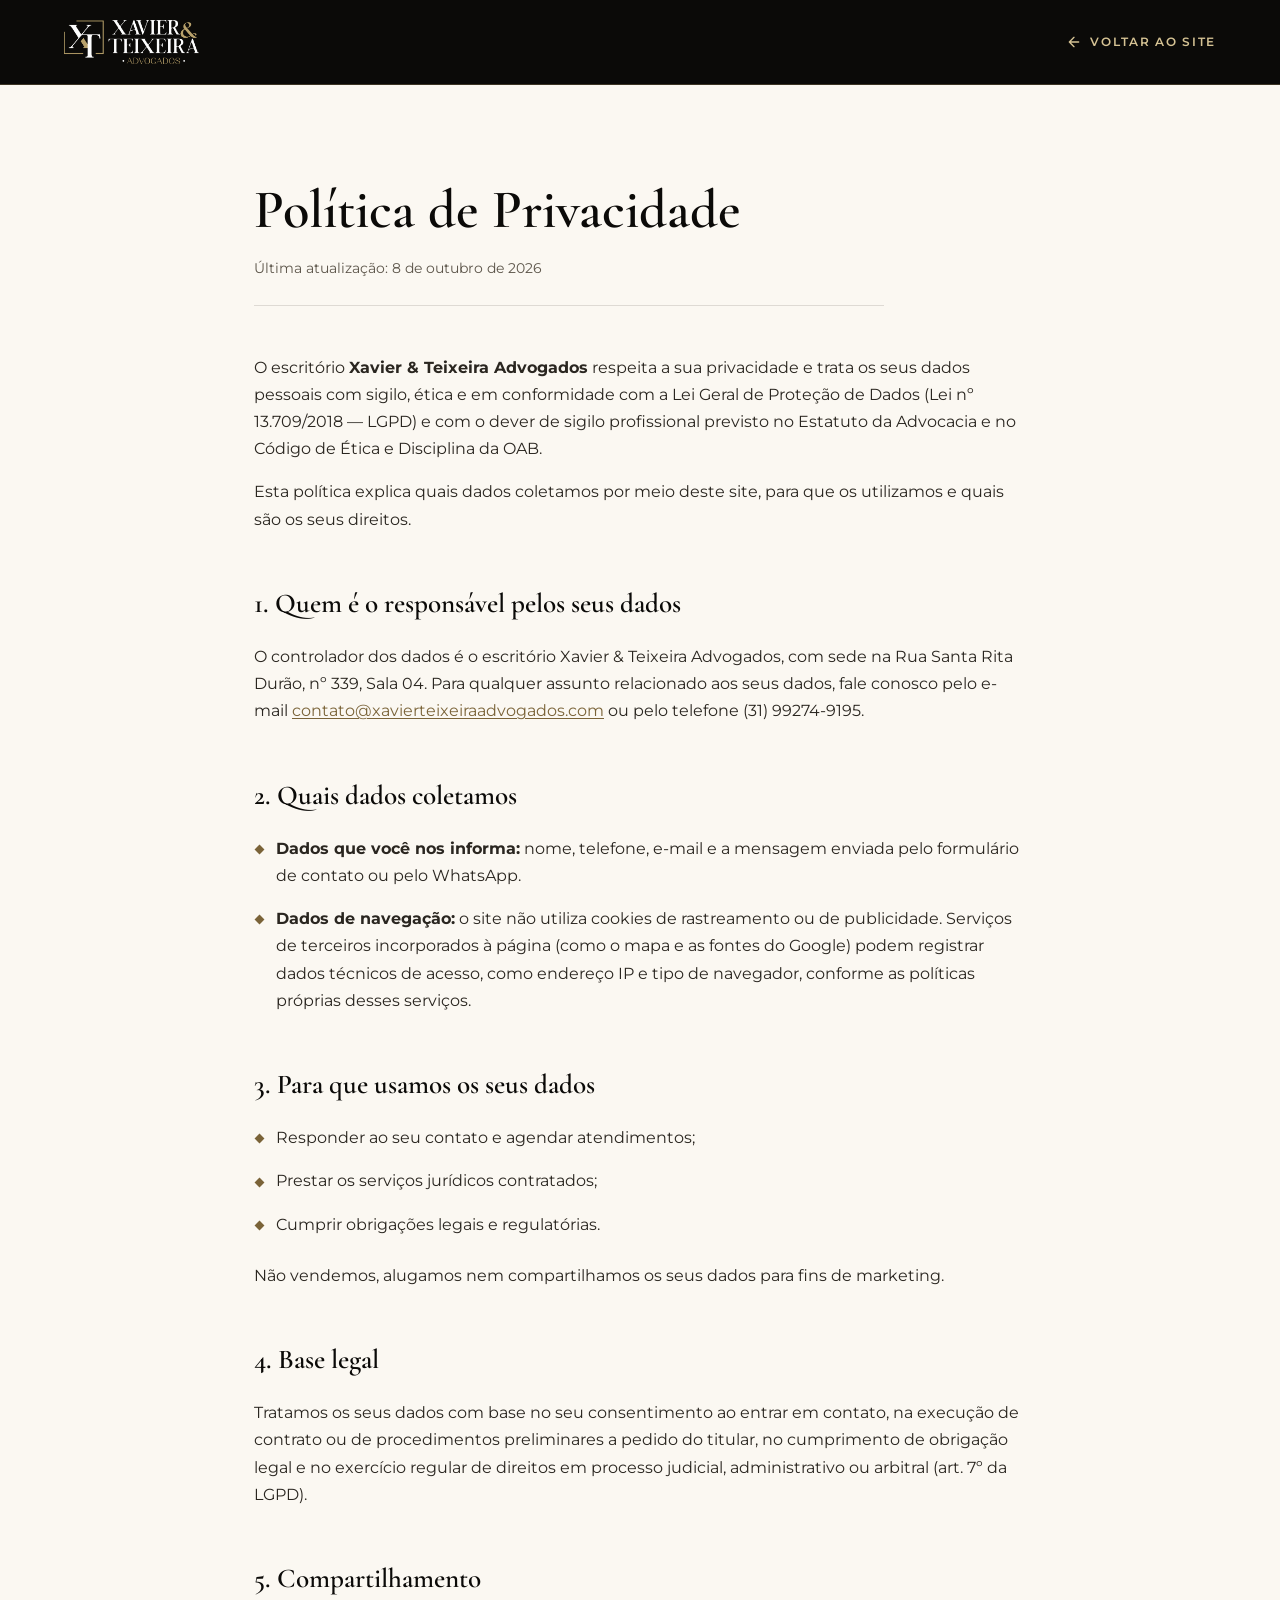
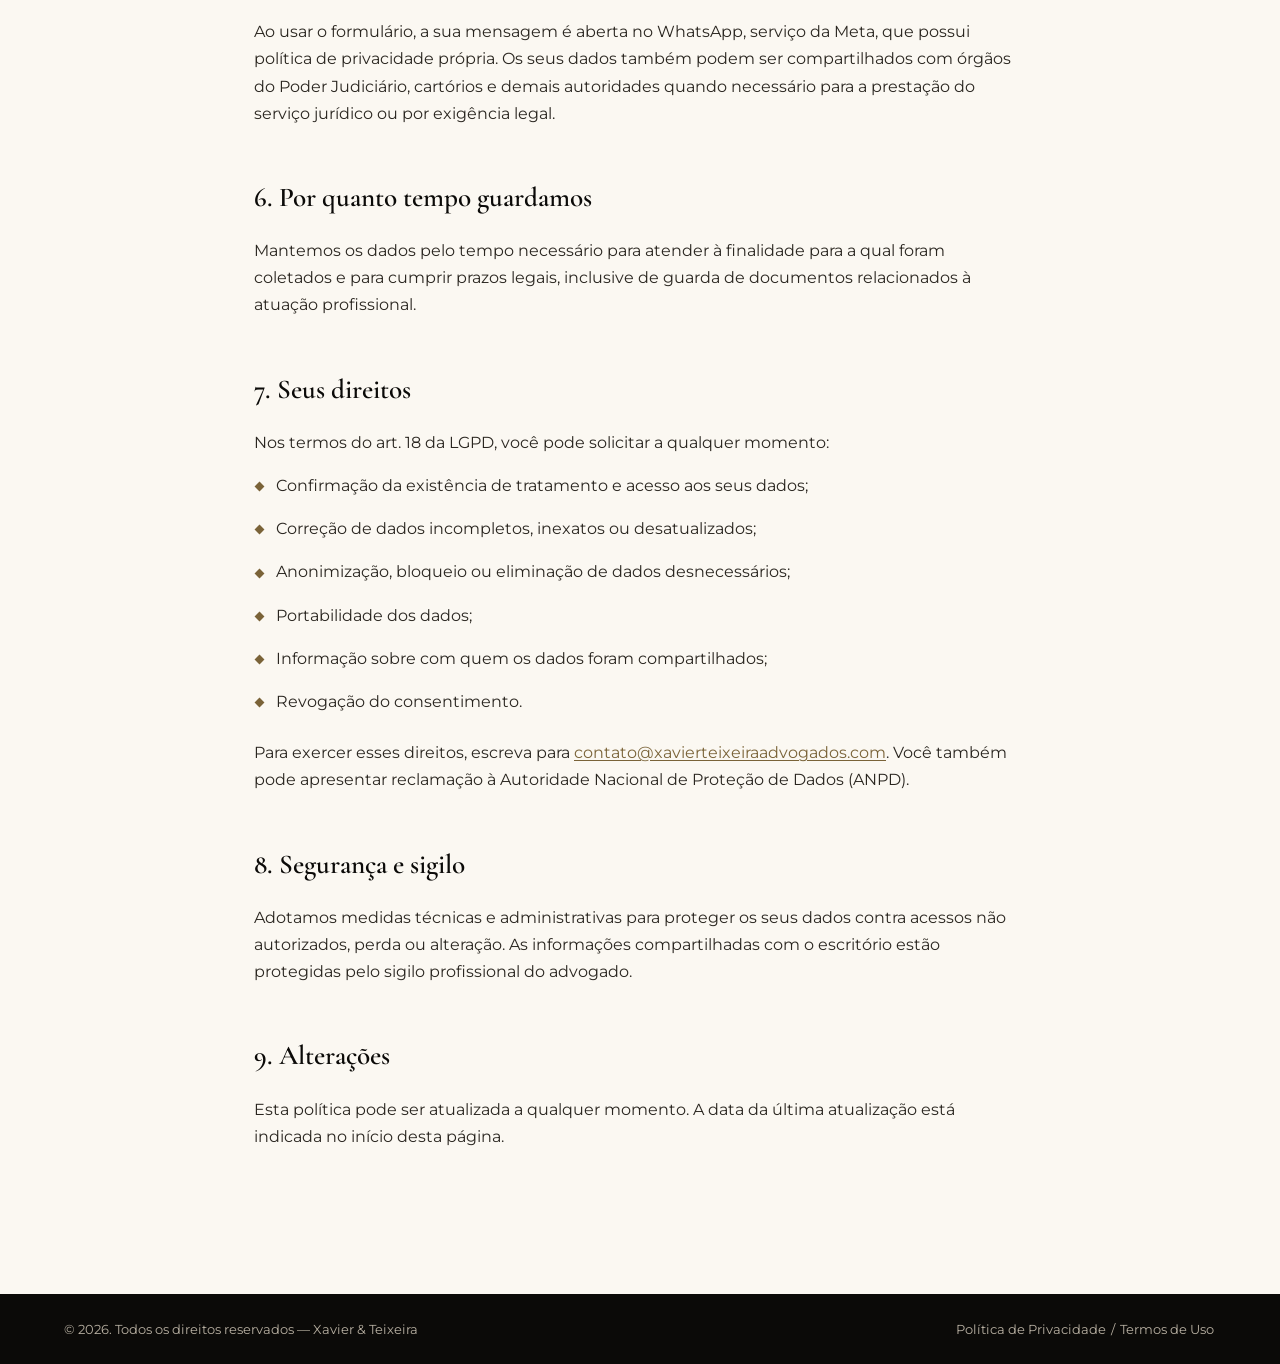
<file: politica-de-privacidade.html>
<!doctype html>
<html lang="pt-BR">
<head>
  <meta charset="utf-8">
  <meta name="viewport" content="width=device-width, initial-scale=1">
  <title>Política de Privacidade | Xavier &amp; Teixeira Advogados</title>
  <meta name="description" content="Como o escritório Xavier &amp; Teixeira Advogados trata os seus dados pessoais, conforme a LGPD.">
  <!-- PRÉVIA: remover a linha abaixo quando o site for para o domínio oficial -->
  <meta name="robots" content="noindex, nofollow">
  <link rel="canonical" href="https://xavierteixeiraadvogados.com/politica-de-privacidade.html">
  <meta name="theme-color" content="#0B0A08">
  <link rel="icon" href="assets/img/favicon.ico" sizes="32x32">
  <link rel="apple-touch-icon" href="assets/img/apple-touch-icon.png">
  <link rel="preconnect" href="https://fonts.googleapis.com">
  <link rel="preconnect" href="https://fonts.gstatic.com" crossorigin>
  <link href="https://fonts.googleapis.com/css2?family=Cormorant+Garamond:wght@500;600;700&family=Montserrat:wght@400;500;600&display=swap" rel="stylesheet">
  <link rel="stylesheet" href="assets/css/style.css?v=7">
</head>
<body>
  <header class="simple-top">
    <div class="container">
      <a href="./" aria-label="Xavier &amp; Teixeira Advogados — página inicial"><img src="assets/img/logo.png" alt="Xavier &amp; Teixeira Advogados" width="160" height="52"></a>
      <a href="./" class="back"><svg aria-hidden="true" viewBox="0 0 24 24"><path d="M19 12H5M12 19l-7-7 7-7"/></svg>Voltar ao site</a>
    </div>
  </header>
  <main class="legal" id="conteudo">
    <div class="container">
      <h1>Política de Privacidade</h1>
      <p class="legal__meta">Última atualização: 8 de outubro de 2026</p>

      <p>O escritório <strong>Xavier &amp; Teixeira Advogados</strong> respeita a sua privacidade e trata os seus dados pessoais com sigilo, ética e em conformidade com a Lei Geral de Proteção de Dados (Lei nº 13.709/2018 — LGPD) e com o dever de sigilo profissional previsto no Estatuto da Advocacia e no Código de Ética e Disciplina da OAB.</p>
      <p>Esta política explica quais dados coletamos por meio deste site, para que os utilizamos e quais são os seus direitos.</p>

      <h2>1. Quem é o responsável pelos seus dados</h2>
      <p>O controlador dos dados é o escritório Xavier &amp; Teixeira Advogados, com sede na Rua Santa Rita Durão, nº 339, Sala 04. Para qualquer assunto relacionado aos seus dados, fale conosco pelo e-mail <a href="mailto:contato@xavierteixeiraadvogados.com">contato@xavierteixeiraadvogados.com</a> ou pelo telefone (31) 99274-9195.</p>

      <h2>2. Quais dados coletamos</h2>
      <ul>
        <li><strong>Dados que você nos informa:</strong> nome, telefone, e-mail e a mensagem enviada pelo formulário de contato ou pelo WhatsApp.</li>
        <li><strong>Dados de navegação:</strong> o site não utiliza cookies de rastreamento ou de publicidade. Serviços de terceiros incorporados à página (como o mapa e as fontes do Google) podem registrar dados técnicos de acesso, como endereço IP e tipo de navegador, conforme as políticas próprias desses serviços.</li>
      </ul>

      <h2>3. Para que usamos os seus dados</h2>
      <ul>
        <li>Responder ao seu contato e agendar atendimentos;</li>
        <li>Prestar os serviços jurídicos contratados;</li>
        <li>Cumprir obrigações legais e regulatórias.</li>
      </ul>
      <p>Não vendemos, alugamos nem compartilhamos os seus dados para fins de marketing.</p>

      <h2>4. Base legal</h2>
      <p>Tratamos os seus dados com base no seu consentimento ao entrar em contato, na execução de contrato ou de procedimentos preliminares a pedido do titular, no cumprimento de obrigação legal e no exercício regular de direitos em processo judicial, administrativo ou arbitral (art. 7º da LGPD).</p>

      <h2>5. Compartilhamento</h2>
      <p>Ao usar o formulário, a sua mensagem é aberta no WhatsApp, serviço da Meta, que possui política de privacidade própria. Os seus dados também podem ser compartilhados com órgãos do Poder Judiciário, cartórios e demais autoridades quando necessário para a prestação do serviço jurídico ou por exigência legal.</p>

      <h2>6. Por quanto tempo guardamos</h2>
      <p>Mantemos os dados pelo tempo necessário para atender à finalidade para a qual foram coletados e para cumprir prazos legais, inclusive de guarda de documentos relacionados à atuação profissional.</p>

      <h2>7. Seus direitos</h2>
      <p>Nos termos do art. 18 da LGPD, você pode solicitar a qualquer momento:</p>
      <ul>
        <li>Confirmação da existência de tratamento e acesso aos seus dados;</li>
        <li>Correção de dados incompletos, inexatos ou desatualizados;</li>
        <li>Anonimização, bloqueio ou eliminação de dados desnecessários;</li>
        <li>Portabilidade dos dados;</li>
        <li>Informação sobre com quem os dados foram compartilhados;</li>
        <li>Revogação do consentimento.</li>
      </ul>
      <p>Para exercer esses direitos, escreva para <a href="mailto:contato@xavierteixeiraadvogados.com">contato@xavierteixeiraadvogados.com</a>. Você também pode apresentar reclamação à Autoridade Nacional de Proteção de Dados (ANPD).</p>

      <h2>8. Segurança e sigilo</h2>
      <p>Adotamos medidas técnicas e administrativas para proteger os seus dados contra acessos não autorizados, perda ou alteração. As informações compartilhadas com o escritório estão protegidas pelo sigilo profissional do advogado.</p>

      <h2>9. Alterações</h2>
      <p>Esta política pode ser atualizada a qualquer momento. A data da última atualização está indicada no início desta página.</p>
    </div>
  </main>
  <footer class="simple-bottom">
    <div class="container">
      <p>© 2026. Todos os direitos reservados — Xavier &amp; Teixeira</p>
      <p><a href="politica-de-privacidade.html">Política de Privacidade</a> / <a href="termos-de-uso.html">Termos de Uso</a></p>
    </div>
  </footer>
</body>
</html>
</file>
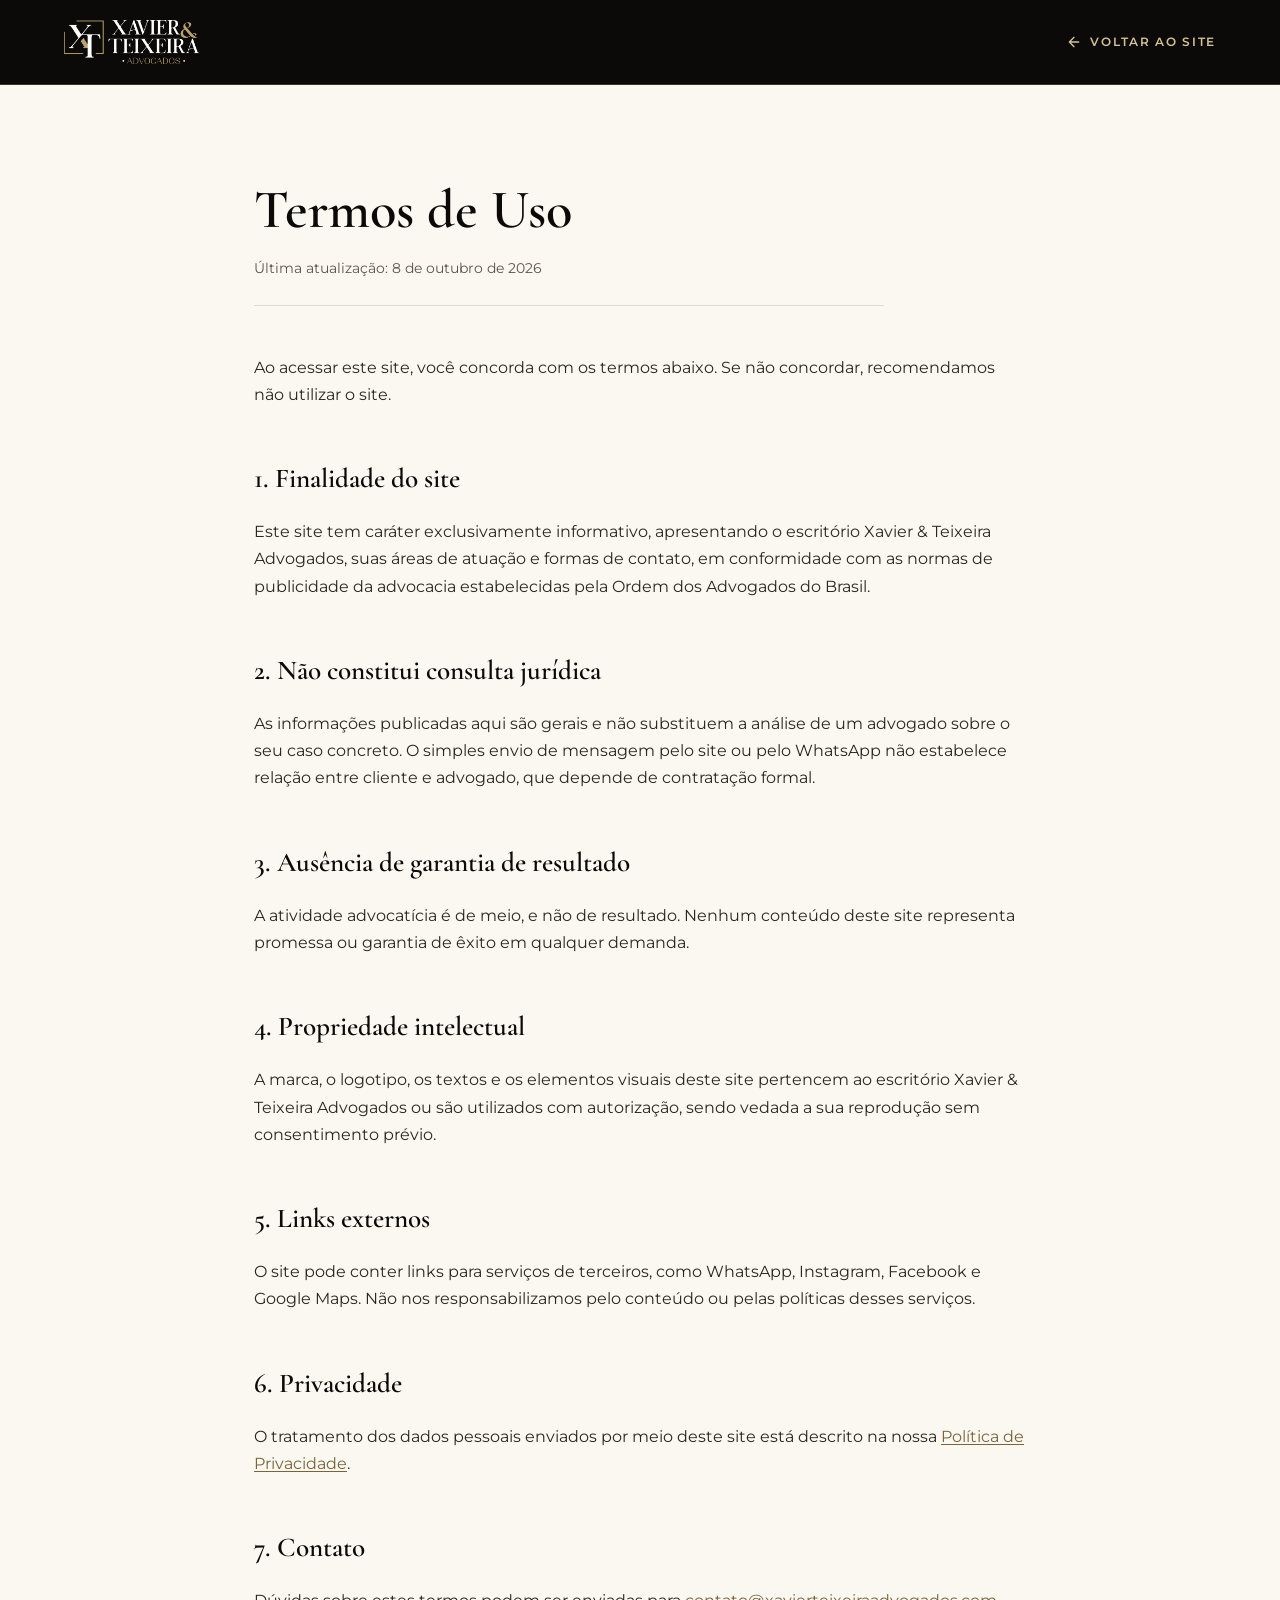
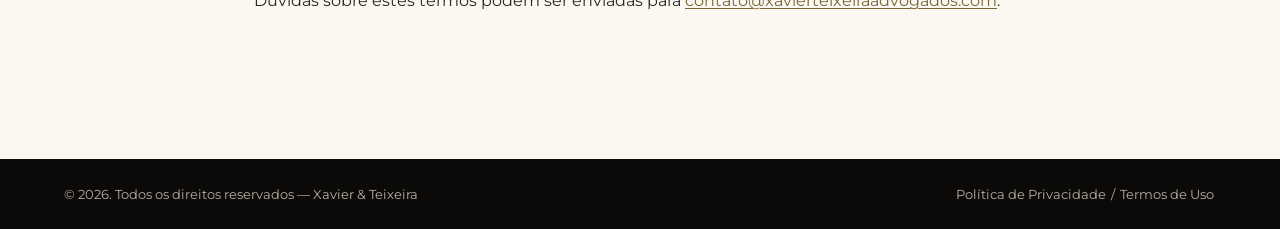
<file: termos-de-uso.html>
<!doctype html>
<html lang="pt-BR">
<head>
  <meta charset="utf-8">
  <meta name="viewport" content="width=device-width, initial-scale=1">
  <title>Termos de Uso | Xavier &amp; Teixeira Advogados</title>
  <meta name="description" content="Termos de uso do site do escritório Xavier &amp; Teixeira Advogados.">
  <!-- PRÉVIA: remover a linha abaixo quando o site for para o domínio oficial -->
  <meta name="robots" content="noindex, nofollow">
  <link rel="canonical" href="https://xavierteixeiraadvogados.com/termos-de-uso.html">
  <meta name="theme-color" content="#0B0A08">
  <link rel="icon" href="assets/img/favicon.ico" sizes="32x32">
  <link rel="apple-touch-icon" href="assets/img/apple-touch-icon.png">
  <link rel="preconnect" href="https://fonts.googleapis.com">
  <link rel="preconnect" href="https://fonts.gstatic.com" crossorigin>
  <link href="https://fonts.googleapis.com/css2?family=Cormorant+Garamond:wght@500;600;700&family=Montserrat:wght@400;500;600&display=swap" rel="stylesheet">
  <link rel="stylesheet" href="assets/css/style.css?v=7">
</head>
<body>
  <header class="simple-top">
    <div class="container">
      <a href="./" aria-label="Xavier &amp; Teixeira Advogados — página inicial"><img src="assets/img/logo.png" alt="Xavier &amp; Teixeira Advogados" width="160" height="52"></a>
      <a href="./" class="back"><svg aria-hidden="true" viewBox="0 0 24 24"><path d="M19 12H5M12 19l-7-7 7-7"/></svg>Voltar ao site</a>
    </div>
  </header>
  <main class="legal" id="conteudo">
    <div class="container">
      <h1>Termos de Uso</h1>
      <p class="legal__meta">Última atualização: 8 de outubro de 2026</p>

      <p>Ao acessar este site, você concorda com os termos abaixo. Se não concordar, recomendamos não utilizar o site.</p>

      <h2>1. Finalidade do site</h2>
      <p>Este site tem caráter exclusivamente informativo, apresentando o escritório Xavier &amp; Teixeira Advogados, suas áreas de atuação e formas de contato, em conformidade com as normas de publicidade da advocacia estabelecidas pela Ordem dos Advogados do Brasil.</p>

      <h2>2. Não constitui consulta jurídica</h2>
      <p>As informações publicadas aqui são gerais e não substituem a análise de um advogado sobre o seu caso concreto. O simples envio de mensagem pelo site ou pelo WhatsApp não estabelece relação entre cliente e advogado, que depende de contratação formal.</p>

      <h2>3. Ausência de garantia de resultado</h2>
      <p>A atividade advocatícia é de meio, e não de resultado. Nenhum conteúdo deste site representa promessa ou garantia de êxito em qualquer demanda.</p>

      <h2>4. Propriedade intelectual</h2>
      <p>A marca, o logotipo, os textos e os elementos visuais deste site pertencem ao escritório Xavier &amp; Teixeira Advogados ou são utilizados com autorização, sendo vedada a sua reprodução sem consentimento prévio.</p>

      <h2>5. Links externos</h2>
      <p>O site pode conter links para serviços de terceiros, como WhatsApp, Instagram, Facebook e Google Maps. Não nos responsabilizamos pelo conteúdo ou pelas políticas desses serviços.</p>

      <h2>6. Privacidade</h2>
      <p>O tratamento dos dados pessoais enviados por meio deste site está descrito na nossa <a href="politica-de-privacidade.html">Política de Privacidade</a>.</p>

      <h2>7. Contato</h2>
      <p>Dúvidas sobre estes termos podem ser enviadas para <a href="mailto:contato@xavierteixeiraadvogados.com">contato@xavierteixeiraadvogados.com</a>.</p>
    </div>
  </main>
  <footer class="simple-bottom">
    <div class="container">
      <p>© 2026. Todos os direitos reservados — Xavier &amp; Teixeira</p>
      <p><a href="politica-de-privacidade.html">Política de Privacidade</a> / <a href="termos-de-uso.html">Termos de Uso</a></p>
    </div>
  </footer>
</body>
</html>
</file>
<file: assets/css/style.css>
/* =========================================================
   Xavier & Teixeira Advogados — Design tokens
   Marca: preto profundo + dourado (extraído do logo)
   ========================================================= */
:root {
  /* Cores da marca */
  --ink:        #0B0A08;
  --ink-2:      #15130F;
  --ink-3:      #221E17;
  --gold:       #B9A16B;   /* dourado do logo */
  --gold-light: #D6C394;
  --gold-deep:  #7A6338;   /* dourado para texto em fundo claro (AA) */
  --cream:      #F5F0E6;
  --cream-2:    #EDE5D4;
  --paper:      #FBF8F2;

  /* Semânticos */
  --text:         #2A2620;
  --text-muted:   #5C554A;
  --text-inv:     #F5F0E6;
  --text-inv-mut: #B8B0A2;
  --line:         rgba(42, 38, 32, .14);
  --line-inv:     rgba(185, 161, 107, .28);

  /* Tipografia */
  --font-display: "Cormorant Garamond", "Times New Roman", serif;
  --font-body:    "Montserrat", system-ui, -apple-system, "Segoe UI", sans-serif;

  /* Espaçamento (8pt) */
  --s-1: 8px;  --s-2: 16px; --s-3: 24px; --s-4: 32px;
  --s-5: 48px; --s-6: 64px; --s-7: 96px; --s-8: 128px;

  --radius: 4px;
  --radius-lg: 16px;
  --container: 1200px;
  --header-h: 80px;

  --ease-out: cubic-bezier(.22, 1, .36, 1);
  --dur-fast: 180ms;
  --dur: 320ms;
  --dur-slow: 800ms;

  --z-header: 100;
  --z-float: 90;
}

/* ============ Base ============ */
*, *::before, *::after { box-sizing: border-box; }
html { scroll-behavior: smooth; scroll-padding-top: var(--header-h); -webkit-text-size-adjust: 100%; }
body {
  margin: 0;
  font-family: var(--font-body);
  font-size: 16px;
  line-height: 1.7;
  color: var(--text);
  background: var(--ink);
  -webkit-font-smoothing: antialiased;
  overflow-x: hidden;
}
img { max-width: 100%; display: block; height: auto; }
a { color: inherit; text-decoration: none; }
ul { list-style: none; margin: 0; padding: 0; }
h1, h2, h3 { margin: 0; font-weight: 600; }
p { margin: 0; }
svg { flex-shrink: 0; }

:focus-visible { outline: 3px solid var(--gold); outline-offset: 3px; border-radius: 2px; }

.skip-link {
  position: absolute; left: var(--s-2); top: -100px; z-index: 1000;
  background: var(--gold); color: var(--ink); padding: 12px 20px; font-weight: 600;
}
.skip-link:focus { top: var(--s-2); }

.container { width: 100%; max-width: var(--container); margin-inline: auto; padding-inline: 24px; }

.section--cream { background: var(--cream); }
.section--paper { background: var(--paper); }
.section--dark  { background: var(--ink); color: var(--text-inv); }

/* ============ Elementos reutilizáveis ============ */
.eyebrow {
  display: inline-flex; align-items: center; gap: 12px;
  font-size: 12px; font-weight: 600; letter-spacing: .22em; text-transform: uppercase;
  color: var(--gold-deep); margin-bottom: var(--s-2);
}
.eyebrow::before { content: ""; width: 28px; height: 1px; background: currentColor; }
.eyebrow--light { color: var(--gold); }

.section-title {
  font-family: var(--font-display);
  font-size: clamp(2.1rem, 4.2vw, 3.4rem);
  line-height: 1.1;
  letter-spacing: -.01em;
  text-wrap: balance;
}
.section-head { margin-bottom: var(--s-6); max-width: 720px; }
.section-head--center { margin-inline: auto; text-align: center; }
.section-head--center .eyebrow::after { content: ""; width: 28px; height: 1px; background: currentColor; }

/* Sublinhado "à mão" (inspirado no J.Firm) */
.hand-underline { position: relative; display: inline-block; white-space: nowrap; }
.hand-underline svg {
  position: absolute; left: -2%; bottom: -.12em; width: 104%; height: .32em;
  fill: none; stroke: var(--gold); stroke-width: 3; stroke-linecap: round;
  stroke-dasharray: 240; stroke-dashoffset: 240;
  transition: stroke-dashoffset 1.1s var(--ease-out) .35s;
}
.is-visible .hand-underline svg, .hand-underline.is-visible svg { stroke-dashoffset: 0; }

/* Botões */
.btn {
  --btn-bg: transparent; --btn-fg: inherit; --btn-bd: transparent;
  display: inline-flex; align-items: center; justify-content: center; gap: 10px;
  min-height: 48px; padding: 12px 26px;
  font-family: var(--font-body); font-size: 13px; font-weight: 600;
  letter-spacing: .12em; text-transform: uppercase; white-space: nowrap;
  color: var(--btn-fg); background: var(--btn-bg);
  border: 1px solid var(--btn-bd); border-radius: var(--radius);
  cursor: pointer; touch-action: manipulation;
  transition: background-color var(--dur-fast) ease, color var(--dur-fast) ease,
              border-color var(--dur-fast) ease, transform var(--dur-fast) ease, box-shadow var(--dur) ease;
}
.btn svg { width: 16px; height: 16px; fill: none; stroke: currentColor; stroke-width: 2; stroke-linecap: round; stroke-linejoin: round; transition: transform var(--dur-fast) ease; }
.btn:hover svg { transform: translate(2px, -2px); }
.btn:active { transform: scale(.98); }

.btn--gold  { --btn-bg: var(--gold); --btn-fg: var(--ink); --btn-bd: var(--gold); }
.btn--gold:hover { --btn-bg: var(--gold-light); --btn-bd: var(--gold-light); box-shadow: 0 10px 30px -10px rgba(185,161,107,.6); }
.btn--ghost { --btn-fg: var(--gold-light); --btn-bd: var(--line-inv); }
.btn--ghost:hover { --btn-bd: var(--gold); --btn-bg: rgba(185,161,107,.08); }
.btn--ghost:hover svg { transform: none; }
.btn--dark  { --btn-bg: var(--ink); --btn-fg: var(--cream); --btn-bd: var(--ink); }
.btn--dark svg { color: var(--gold); }
.btn--dark:hover { --btn-bg: var(--ink-3); --btn-fg: var(--gold-light); box-shadow: 0 12px 30px -14px rgba(11,10,8,.7); }
.btn--outline { --btn-fg: var(--ink); --btn-bd: rgba(11,10,8,.35); }
.btn--outline:hover { --btn-bd: var(--ink); --btn-bg: rgba(11,10,8,.04); }
.btn--outline:hover svg { transform: none; }
.btn--sm { min-height: 44px; padding: 10px 18px; font-size: 12px; }
.btn--block { width: 100%; }
.btn[disabled] { opacity: .5; cursor: not-allowed; }

/* Ornamento de losangos (do site atual) */
.ornament { display: flex; align-items: center; justify-content: center; gap: 14px; margin-bottom: var(--s-4); }
.ornament__line { position: relative; width: min(160px, 22vw); height: 1px; background: linear-gradient(90deg, transparent, var(--gold)); }
.ornament__line:last-child { background: linear-gradient(90deg, var(--gold), transparent); }
.ornament svg { width: 60px; height: 30px; fill: none; stroke: var(--gold); stroke-width: 1.4; }

/* ============ Header ============ */
/* Menu flutuante em pílula */
.header {
  position: fixed; inset: 14px 0 auto; z-index: var(--z-header);
  height: var(--header-h); padding-inline: 16px;
  pointer-events: none;
}
.header__inner {
  pointer-events: auto;
  height: 100%; max-width: 1280px; padding: 0 10px 0 28px;
  display: flex; align-items: center; gap: var(--s-3);
  background: rgba(11, 10, 8, .92);
  backdrop-filter: blur(12px); -webkit-backdrop-filter: blur(12px);
  border: 1px solid var(--line-inv); border-radius: 999px;
  box-shadow: 0 18px 40px -22px rgba(11,10,8,.6);
  transition: background-color 450ms var(--ease-out), border-color 450ms var(--ease-out),
              box-shadow 450ms var(--ease-out), backdrop-filter 450ms var(--ease-out),
              opacity 450ms var(--ease-out), transform 450ms var(--ease-out);
}
.header.is-scrolled .header__inner { background: rgba(11, 10, 8, .97); box-shadow: 0 18px 40px -16px rgba(11,10,8,.75); }
.header__inner > * { transition: opacity 450ms var(--ease-out); }

/* Efeito vidro: ao rolar para baixo o menu fica translúcido e "apagado" */
.header.is-glass .header__inner {
  background: linear-gradient(135deg, rgba(255,255,255,.16), rgba(255,255,255,.04)), rgba(11, 10, 8, .28);
  backdrop-filter: blur(18px) saturate(170%); -webkit-backdrop-filter: blur(18px) saturate(170%);
  border-color: rgba(255,255,255,.28);
  box-shadow: inset 0 1px 0 rgba(255,255,255,.35), inset 0 -1px 0 rgba(255,255,255,.06),
              0 10px 30px -18px rgba(11,10,8,.45);
  transform: scale(.97);
}
.header.is-glass .header__inner > * { opacity: .6; }
/* volta ao normal ao passar o mouse ou focar pelo teclado */
.header.is-glass .header__inner:hover,
.header.is-glass .header__inner:focus-within {
  background: rgba(11, 10, 8, .92); border-color: var(--line-inv); transform: none;
  box-shadow: 0 18px 40px -16px rgba(11,10,8,.75);
}
.header.is-glass .header__inner:hover > *,
.header.is-glass .header__inner:focus-within > * { opacity: 1; }
.header__logo { flex-shrink: 0; }
.header__logo img { height: 42px; width: auto; max-width: none; }
.header__cta { border-radius: 999px; flex-shrink: 0; }

.nav { display: flex; align-items: center; gap: var(--s-3); margin-left: auto; min-width: 0; }
.nav__list { display: flex; gap: 6px; }
.nav__list a {
  position: relative; display: inline-flex; align-items: center; min-height: 44px; padding: 0 12px;
  font-size: 12px; font-weight: 600; letter-spacing: .14em; text-transform: uppercase;
  color: var(--text-inv); white-space: nowrap; transition: color var(--dur-fast) ease;
}
.nav__list a::after {
  content: ""; position: absolute; left: 12px; right: 12px; bottom: 10px; height: 1px;
  background: var(--gold); transform: scaleX(0); transform-origin: left; transition: transform var(--dur) var(--ease-out);
}
.nav__list a:hover, .nav__list a.is-active { color: var(--gold-light); }
.nav__list a:hover::after, .nav__list a.is-active::after { transform: scaleX(1); }
.nav__phone {
  display: inline-flex; align-items: center; gap: 8px; min-height: 44px;
  font-size: 13px; font-weight: 600; color: var(--gold-light); white-space: nowrap;
}
.nav__phone svg { width: 16px; height: 16px; fill: none; stroke: currentColor; stroke-width: 1.8; }

.menu-toggle {
  display: none; margin-left: auto; width: 48px; height: 48px; padding: 12px;
  background: none; border: 1px solid var(--line-inv); border-radius: 50%; cursor: pointer;
}
.menu-toggle span { display: block; height: 1.5px; background: var(--gold-light); margin: 5px 0; transition: transform var(--dur) var(--ease-out), opacity var(--dur-fast); }
.menu-toggle[aria-expanded="true"] span:nth-child(1) { transform: translateY(6.5px) rotate(45deg); }
.menu-toggle[aria-expanded="true"] span:nth-child(2) { opacity: 0; }
.menu-toggle[aria-expanded="true"] span:nth-child(3) { transform: translateY(-6.5px) rotate(-45deg); }

/* ============ Hero (escuro — paleta principal da marca) ============ */
.hero {
  position: relative;
  padding-top: calc(var(--header-h) + 14px + var(--s-6));
  background:
    radial-gradient(ellipse 45% 40% at 50% 72%, rgba(185,161,107,.18), transparent 70%),
    linear-gradient(180deg, #030303 0%, var(--ink) 55%, #15110B 100%);
  color: var(--text-inv);
  text-align: center;
}
.hero::before { /* textura de grão sutil */
  content: ""; position: absolute; inset: 0; pointer-events: none; opacity: .05;
  background-image: url("data:image/svg+xml,%3Csvg xmlns='http://www.w3.org/2000/svg' width='160' height='160'%3E%3Cfilter id='n'%3E%3CfeTurbulence type='fractalNoise' baseFrequency='.9' numOctaves='2'/%3E%3C/filter%3E%3Crect width='100%25' height='100%25' filter='url(%23n)'/%3E%3C/svg%3E");
}
.hero__head { position: relative; z-index: 2; }
.hero__head .eyebrow::after { content: ""; width: 28px; height: 1px; background: currentColor; }
.hero__title {
  font-family: var(--font-display);
  font-size: clamp(2.6rem, 6.4vw, 5.6rem);
  font-weight: 600; line-height: 1; letter-spacing: -.02em;
  color: var(--cream);
  max-width: 15ch; margin: 0 auto var(--s-3);
  text-wrap: balance;
}
.hero__title .hand-underline { color: var(--gold); font-style: italic; }
.hero__lead { max-width: 520px; margin: 0 auto var(--s-4); font-size: 1.05rem; color: var(--text-inv-mut); }
.hero__lead strong { color: var(--text-inv); font-weight: 600; }
.hero__actions { display: flex; flex-wrap: wrap; gap: var(--s-2); justify-content: center; }

/* "Qual é o seu caso?" — atalhos para os serviços */
.hero__cases { position: relative; z-index: 2; margin-top: var(--s-7); padding-bottom: calc(var(--s-7) + 40px); }
.cases__title { margin-bottom: var(--s-4); }
.cases__title::after { content: ""; width: 28px; height: 1px; background: currentColor; }
.cases {
  display: grid; grid-template-columns: repeat(3, 1fr); gap: var(--s-2);
  max-width: 1000px; margin-inline: auto; text-align: left;
}
.case {
  position: relative; display: flex; align-items: center; gap: var(--s-2);
  min-height: 92px; padding: 18px 52px 18px 18px;
  border: 1px solid var(--line-inv); border-radius: var(--radius-lg);
  background: linear-gradient(160deg, rgba(255,255,255,.045), rgba(255,255,255,.01));
  transition: transform var(--dur) var(--ease-out), border-color var(--dur) ease, background-color var(--dur) ease, box-shadow var(--dur) ease;
}
.case:hover, .case:focus-visible {
  transform: translateY(-4px); border-color: var(--gold);
  background-color: rgba(185,161,107,.08);
  box-shadow: 0 20px 40px -24px rgba(0,0,0,.8), 0 0 0 1px rgba(185,161,107,.15) inset;
}
.case__icon {
  width: 52px; height: 52px; flex-shrink: 0; border-radius: 50%; display: grid; place-items: center;
  border: 1px solid var(--line-inv); color: var(--gold);
  transition: background-color var(--dur) ease, color var(--dur) ease, border-color var(--dur) ease;
}
.case__icon svg { width: 22px; height: 22px; fill: none; stroke: currentColor; stroke-width: 1.5; stroke-linecap: round; stroke-linejoin: round; }
.case:hover .case__icon, .case:focus-visible .case__icon { background: var(--gold); border-color: var(--gold); color: var(--ink); }
.case__text { display: grid; gap: 2px; min-width: 0; }
.case__text strong { font-family: var(--font-display); font-size: 1.35rem; font-weight: 600; line-height: 1.15; color: var(--cream); }
.case__text small { font-size: 13px; line-height: 1.4; color: var(--text-inv-mut); }
.case__arrow {
  position: absolute; right: 18px; top: 50%; width: 18px; height: 18px; margin-top: -9px;
  fill: none; stroke: var(--gold); stroke-width: 2; stroke-linecap: round; stroke-linejoin: round;
  transition: transform var(--dur-fast) ease;
}
.case:hover .case__arrow { transform: translate(3px, -3px); }
.cases__more {
  display: inline-flex; align-items: center; gap: 8px; min-height: 44px; margin-top: var(--s-4);
  font-size: 12px; font-weight: 600; letter-spacing: .14em; text-transform: uppercase;
  color: var(--gold-light); border-bottom: 1px solid var(--line-inv);
  transition: color var(--dur-fast) ease, border-color var(--dur-fast) ease;
}
.cases__more svg { width: 15px; height: 15px; fill: none; stroke: currentColor; stroke-width: 2; stroke-linecap: round; stroke-linejoin: round; transition: transform var(--dur) var(--ease-out); }
.cases__more:hover { color: var(--cream); border-color: var(--gold); }
.cases__more:hover svg { transform: translateY(3px); }

/* Selo "Role para baixo" — entre o creme e a faixa escura */
.seal-divider { position: relative; height: 0; z-index: 5; }
.scroll-seal {
  position: absolute; left: 50%; top: 0; transform: translate(-50%, -50%);
  display: grid; place-items: center;
  width: 128px; height: 128px;
  border-radius: 50%; background: var(--ink); border: 1px solid var(--gold);
  box-shadow: 0 0 0 8px var(--cream);
}
.scroll-seal__ring { position: absolute; inset: 4px; width: calc(100% - 8px); animation: spin 18s linear infinite; }
.scroll-seal__ring text { fill: var(--gold-light); font-family: var(--font-body); font-size: 10.5px; font-weight: 600; letter-spacing: .26em; text-transform: uppercase; }
.scroll-seal__arrow { width: 26px; height: 26px; fill: none; stroke: var(--gold); stroke-width: 1.5; stroke-linecap: round; stroke-linejoin: round; transition: transform var(--dur) var(--ease-out); }
.scroll-seal:hover .scroll-seal__arrow { transform: translateY(4px); }
@keyframes spin { to { transform: rotate(360deg); } }

/* ============ Manifesto ============ */
.manifesto {
  position: relative; z-index: 3;
  margin-top: -40px; border-radius: 40px 40px 0 0; /* creme "sobe" sobre o hero escuro */
  padding: var(--s-7) 0 calc(var(--s-7) + 24px); text-align: center;
}
.manifesto__text {
  max-width: 980px; margin: 0 auto var(--s-7);
  font-family: var(--font-display); font-weight: 500;
  font-size: clamp(1.7rem, 3.4vw, 2.75rem); line-height: 1.28;
  color: var(--text); text-wrap: balance;
}
.manifesto__text .w { color: rgba(42,38,32,.22); transition: color 400ms ease; }
.manifesto__text .w.on { color: var(--text); }

.pillars { display: grid; grid-template-columns: repeat(4, 1fr); border-top: 1px solid var(--line); text-align: left; }
.pillar { padding: var(--s-4) var(--s-3) 0; border-left: 1px solid var(--line); }
.pillar:first-child { border-left: 0; padding-left: 0; }
.pillar__num { display: block; font-family: var(--font-display); font-size: 2.6rem; line-height: 1; color: var(--gold-deep); margin-bottom: var(--s-2); }
.pillar h3 { font-size: 15px; font-weight: 600; margin-bottom: 6px; color: var(--text); }
.pillar p { font-size: 14px; line-height: 1.6; color: var(--text-muted); }

/* ============ Banda ============ */
.band {
  position: relative; height: clamp(320px, 52vw, 560px); overflow: hidden;
  display: grid; place-items: center; background: var(--ink);
  border-radius: 40px 40px 0 0; margin-top: -1px;
}
.seal-divider + .band { box-shadow: 0 -40px 0 var(--cream); }
.band img { position: absolute; inset: 0; width: 100%; height: 120%; object-fit: cover; filter: grayscale(.5) sepia(.3) brightness(.45); will-change: transform; }
.band__quote { position: relative; margin: 0; padding: 0 24px; max-width: 900px; text-align: center; }
.band__quote p { font-family: var(--font-display); font-style: italic; font-size: clamp(1.8rem, 4vw, 3.2rem); line-height: 1.2; color: var(--cream); text-wrap: balance; }
.band__quote::before { content: ""; display: block; width: 1px; height: 56px; margin: 0 auto var(--s-3); background: var(--gold); }

/* ============ Serviços ============ */
.services { padding: var(--s-8) 0; }
.services__head {
  display: grid; grid-template-columns: 1.3fr 1fr; gap: var(--s-5); align-items: end;
  margin-bottom: var(--s-6);
}
.services__intro { color: var(--text-muted); max-width: 42ch; justify-self: end; padding-left: var(--s-3); border-left: 1px solid var(--gold-deep); }

.services__grid { display: grid; grid-template-columns: repeat(3, 1fr); gap: var(--s-3); }
.service {
  position: relative; display: flex; flex-direction: column;
  padding: var(--s-4); border-radius: var(--radius-lg);
  background: var(--paper); border: 1px solid var(--line);
  overflow: hidden; isolation: isolate;
  transition: transform var(--dur) var(--ease-out), box-shadow var(--dur) ease, border-color var(--dur) ease;
}
.service::before { /* linha dourada que cresce no hover */
  content: ""; position: absolute; left: 0; top: 0; height: 3px; width: 100%;
  background: linear-gradient(90deg, var(--gold-deep), var(--gold-light));
  transform: scaleX(0); transform-origin: left; transition: transform 500ms var(--ease-out);
}
.service:hover { transform: translateY(-6px); border-color: rgba(185,161,107,.55); box-shadow: 0 30px 50px -34px rgba(42,38,32,.45); }
.service:hover::before, .service:focus-within::before { transform: scaleX(1); }

.service__top { display: flex; align-items: center; justify-content: space-between; margin-bottom: var(--s-3); }
.service__icon {
  width: 56px; height: 56px; border-radius: 50%; display: grid; place-items: center;
  border: 1px solid rgba(122,99,56,.35); color: var(--gold-deep);
  transition: background-color var(--dur) ease, color var(--dur) ease, border-color var(--dur) ease;
}
.service__icon svg { width: 24px; height: 24px; fill: none; stroke: currentColor; stroke-width: 1.5; stroke-linecap: round; stroke-linejoin: round; }
.service:hover .service__icon { background: var(--ink); border-color: var(--ink); color: var(--gold-light); }
.service__num { font-family: var(--font-display); font-size: 2.4rem; line-height: 1; color: rgba(122,99,56,.35); }

.service h3 { font-family: var(--font-display); font-size: 1.75rem; line-height: 1.15; color: var(--ink); margin-bottom: 12px; }
.service > p { font-size: 14.5px; line-height: 1.7; color: var(--text-muted); margin-bottom: var(--s-3); }

.service__link {
  margin-top: auto; align-self: flex-start;
  display: inline-flex; align-items: center; gap: 8px; min-height: 44px;
  font-size: 12px; font-weight: 600; letter-spacing: .12em; text-transform: uppercase;
  color: var(--ink); border-bottom: 1px solid rgba(122,99,56,.45);
  transition: color var(--dur-fast) ease, border-color var(--dur-fast) ease;
}
.service__link svg { width: 15px; height: 15px; fill: none; stroke: var(--gold-deep); stroke-width: 2; stroke-linecap: round; stroke-linejoin: round; transition: transform var(--dur-fast) ease; }
.service__link:hover { color: var(--gold-deep); border-color: var(--gold-deep); }
.service__link:hover svg { transform: translate(2px, -2px); }

/* Card de destaque: Direito Sucessório */
.service--featured {
  background:
    radial-gradient(ellipse 80% 60% at 100% 0%, rgba(185,161,107,.22), transparent 60%),
    var(--ink);
  border-color: var(--ink); color: var(--text-inv);
}
.service--featured h3 { color: var(--cream); }
.service--featured > p { color: var(--text-inv-mut); margin-bottom: var(--s-2); }
.service--featured .service__icon { border-color: var(--line-inv); color: var(--gold); }
.service--featured:hover .service__icon { background: var(--gold); border-color: var(--gold); color: var(--ink); }
.service--featured .service__num { color: rgba(185,161,107,.4); }
.service--featured .service__link { color: var(--gold-light); border-color: var(--line-inv); }
.service--featured .service__link svg { stroke: var(--gold); }
.service--featured .service__link:hover { color: var(--cream); border-color: var(--gold); }
.service__list { display: grid; gap: 2px; margin-bottom: var(--s-3); }
.service__list li {
  display: flex; align-items: center; gap: 12px; padding: 8px 0;
  font-size: 14.5px; color: var(--cream); border-bottom: 1px solid rgba(185,161,107,.16);
}
.service__list li::before { content: ""; width: 7px; height: 7px; flex-shrink: 0; background: var(--gold); transform: rotate(45deg); }

/* ============ Quem Somos ============ */
.about { padding: var(--s-8) 0; }
.about__grid { display: grid; grid-template-columns: 5fr 7fr; gap: var(--s-7); align-items: start; }
.about__media { position: relative; }
.about__media > img { width: 100%; aspect-ratio: 4 / 5; object-fit: cover; border-radius: var(--radius-lg); filter: sepia(.2) saturate(.9); }
.about__media::before { content: ""; position: absolute; inset: 24px -24px -24px 24px; border: 1px solid var(--gold); border-radius: var(--radius-lg); z-index: -1; }
.about__media { isolation: isolate; }
.about__tag {
  position: absolute; left: -24px; bottom: 40px;
  display: flex; align-items: center; gap: 14px;
  padding: 16px 22px 16px 16px; border-radius: var(--radius-lg);
  background: var(--ink); color: var(--cream); font-size: 13px; line-height: 1.4; font-weight: 500;
  box-shadow: 0 20px 40px -20px rgba(0,0,0,.5);
}
.about__tag img { width: 44px; height: auto; }
.about__content { position: sticky; top: calc(var(--header-h) + var(--s-4)); }
.about__content .section-title { margin-bottom: var(--s-4); }
.about__text p { color: var(--text-muted); margin-bottom: var(--s-3); max-width: 64ch; }
.about__text p:first-child { color: var(--text); font-size: 1.06rem; }
.about__text p:first-child::first-letter {
  float: left; font-family: var(--font-display); font-size: 4.2em; line-height: .85; padding: 6px 10px 0 0; color: var(--gold-deep);
}

/* ============ Sócios ============ */
.partners { padding: var(--s-8) 0; background: radial-gradient(ellipse 70% 60% at 50% 0%, rgba(185,161,107,.12), transparent 70%), var(--ink); }
.partners__grid { display: grid; grid-template-columns: repeat(2, 1fr); gap: var(--s-5); max-width: 1000px; margin-inline: auto; }
.partner {
  display: grid; grid-template-columns: 200px 1fr; gap: var(--s-4); align-items: center;
  padding: var(--s-4); border: 1px solid var(--line-inv); border-radius: var(--radius-lg);
  background: linear-gradient(160deg, rgba(255,255,255,.035), rgba(255,255,255,0));
  transition: border-color var(--dur) ease, transform var(--dur) var(--ease-out);
}
.partner:hover { border-color: var(--gold); transform: translateY(-4px); }
.partner__photo {
  aspect-ratio: 3 / 4; overflow: hidden; background: var(--cream-2);
  border-radius: 999px 999px 12px 12px; border: 1px solid var(--gold);
}
.partner__photo img {
  width: 100%; height: 100%; object-fit: cover; object-position: 50% 30%;
  filter: grayscale(1) contrast(1.05); transform: scale(1.35); transform-origin: 50% 35%;
  transition: filter var(--dur-slow) var(--ease-out), transform var(--dur-slow) var(--ease-out);
}
.partner:hover .partner__photo img, .partner:focus-within .partner__photo img { filter: grayscale(0); transform: scale(1.42); }
.partner__name { font-family: var(--font-display); font-size: 2rem; line-height: 1.1; color: var(--cream); }
.partner__role { font-size: 11px; font-weight: 600; letter-spacing: .2em; text-transform: uppercase; color: var(--gold); margin: 6px 0 var(--s-2); }
.partner__body > p:last-child { font-size: 14px; line-height: 1.7; color: var(--text-inv-mut); }

/* ============ Depoimentos ============ */
.testimonials { padding: var(--s-8) 0; }
.testimonials__grid { columns: 3; column-gap: var(--s-3); }
.t-card {
  break-inside: avoid; margin: 0 0 var(--s-3);
  padding: var(--s-4); border-radius: var(--radius-lg);
  background: var(--paper); border: 1px solid var(--line);
  transition: border-color var(--dur) ease, box-shadow var(--dur) ease;
}
.t-card:hover { border-color: rgba(185,161,107,.6); box-shadow: 0 20px 40px -28px rgba(42,38,32,.35); }
.t-card blockquote { margin: 0 0 var(--s-3); font-size: 15px; line-height: 1.7; color: var(--text); }
.t-card blockquote::before { content: "“"; display: block; height: 36px; font-family: var(--font-display); font-size: 64px; line-height: 1; color: var(--gold); }
.t-card figcaption { display: flex; align-items: center; gap: 12px; font-size: 14px; font-weight: 600; color: var(--text); }
.t-card__avatar {
  width: 40px; height: 40px; border-radius: 50%; display: grid; place-items: center;
  background: var(--ink); color: var(--gold-light); font-size: 12px; letter-spacing: .05em;
}

/* ============ Contato ============ */
.contact { padding: var(--s-8) 0 var(--s-7); }
.contact__grid { display: grid; grid-template-columns: 5fr 6fr; gap: var(--s-7); align-items: start; margin-bottom: var(--s-6); }
.contact__info .section-title { margin-bottom: var(--s-5); }
.info-list { display: grid; gap: var(--s-3); margin-bottom: var(--s-5); }
.info-list li { display: flex; gap: var(--s-2); align-items: flex-start; font-size: 15px; color: var(--text); overflow-wrap: anywhere; }
.info-list small { display: block; font-size: 11px; font-weight: 600; letter-spacing: .18em; text-transform: uppercase; color: var(--gold-deep); }
.info-list a:hover { color: var(--gold-deep); text-decoration: underline; text-underline-offset: 3px; }
.info-list__icon { width: 44px; height: 44px; border-radius: 50%; display: grid; place-items: center; border: 1px solid var(--line); flex-shrink: 0; }
.info-list__icon svg { width: 18px; height: 18px; fill: none; stroke: var(--gold-deep); stroke-width: 1.6; stroke-linecap: round; stroke-linejoin: round; }

.form { padding: var(--s-5); background: #fff; border: 1px solid var(--line); border-radius: var(--radius-lg); box-shadow: 0 30px 60px -40px rgba(42,38,32,.35); }
.form__row { display: grid; grid-template-columns: 1fr 1fr; gap: var(--s-3); }
.field { margin-bottom: var(--s-2); }
.field label { display: block; font-size: 12px; font-weight: 600; letter-spacing: .12em; text-transform: uppercase; color: var(--text); margin-bottom: 6px; }
.field label span { color: var(--gold-deep); }
.field input, .field textarea {
  width: 100%; min-height: 48px; padding: 12px 0;
  font: inherit; font-size: 16px; color: var(--text);
  background: transparent; border: 0; border-bottom: 1px solid rgba(42,38,32,.3); border-radius: 0;
  transition: border-color var(--dur-fast) ease;
}
.field textarea { resize: vertical; min-height: 120px; }
.field input::placeholder, .field textarea::placeholder { color: #8A8274; }
.field input:focus, .field textarea:focus { outline: none; border-bottom: 2px solid var(--gold-deep); }
.field input:focus-visible, .field textarea:focus-visible { box-shadow: 0 2px 0 0 var(--gold-deep); }
.field.has-error input, .field.has-error textarea { border-bottom-color: #B42318; }
.field__error { min-height: 20px; font-size: 13px; color: #B42318; padding-top: 4px; }
.form__note { margin-top: var(--s-2); font-size: 13px; color: var(--text-muted); text-align: center; }
.form__note a { color: var(--gold-deep); text-decoration: underline; text-underline-offset: 2px; }

.map { border-radius: var(--radius-lg); overflow: hidden; border: 1px solid var(--line); height: 360px; }
.map iframe { width: 100%; height: 100%; border: 0; filter: grayscale(1) sepia(.25) contrast(1.05); }

/* ============ Footer ============ */
.footer { position: relative; background: var(--ink); color: var(--text-inv-mut); padding-top: var(--s-7); overflow: hidden; }
.footer__grid { display: grid; grid-template-columns: 2fr 1fr 1.4fr; gap: var(--s-6); }
.footer__brand img { width: 200px; margin-bottom: var(--s-3); }
.footer__brand p { max-width: 34ch; font-size: 14px; margin-bottom: var(--s-3); }
.social { display: flex; gap: 12px; }
.social a { width: 44px; height: 44px; display: grid; place-items: center; border: 1px solid var(--line-inv); border-radius: 50%; color: var(--gold-light); transition: background-color var(--dur-fast), color var(--dur-fast), border-color var(--dur-fast); }
.social a:hover { background: var(--gold); color: var(--ink); border-color: var(--gold); }
.social svg { width: 18px; height: 18px; fill: none; stroke: currentColor; stroke-width: 1.7; stroke-linecap: round; stroke-linejoin: round; }
.footer__col h3 { font-size: 12px; font-weight: 600; letter-spacing: .2em; text-transform: uppercase; color: var(--gold); margin-bottom: var(--s-3); }
.footer__col li { font-size: 14px; margin-bottom: 4px; overflow-wrap: anywhere; }
.footer__col a { display: inline-block; padding: 6px 0; transition: color var(--dur-fast); }
.footer__col a:hover { color: var(--gold-light); }
.footer__giant {
  margin: var(--s-6) 0 0; text-align: center; white-space: nowrap;
  font-family: var(--font-display); font-weight: 600; line-height: .85;
  font-size: clamp(3.4rem, 14vw, 13.5rem); letter-spacing: -.02em;
  color: rgba(185,161,107,.14); user-select: none;
}
.footer__giant em { font-style: italic; color: rgba(185,161,107,.32); }
.footer__bottom {
  position: relative; display: flex; justify-content: space-between; flex-wrap: wrap; gap: var(--s-2);
  padding-block: var(--s-3); margin-top: -1.2em; border-top: 1px solid var(--line-inv); font-size: 13px;
  background: var(--ink);
}
.footer__bottom a { padding: 6px 2px; }
.footer__bottom a:hover { color: var(--gold-light); }
.footer__bottom span { margin: 0 6px; opacity: .5; }

/* WhatsApp flutuante */
.wa-float {
  position: fixed; right: 20px; bottom: 20px; z-index: var(--z-float);
  width: 58px; height: 58px; border-radius: 50%; display: grid; place-items: center;
  background: var(--gold); color: var(--ink);
  box-shadow: 0 12px 30px -8px rgba(0,0,0,.45);
  transition: transform var(--dur-fast) ease, background-color var(--dur-fast);
}
.wa-float:hover { transform: scale(1.06); background: var(--gold-light); }
.wa-float svg { width: 28px; height: 28px; fill: none; stroke: currentColor; stroke-width: 1.7; stroke-linecap: round; stroke-linejoin: round; }
.wa-float .wa-fill { fill: currentColor; stroke: none; }

/* ============ Animação de entrada ============ */
.reveal { opacity: 0; transform: translateY(24px); transition: opacity var(--dur-slow) var(--ease-out), transform var(--dur-slow) var(--ease-out); }
.reveal.is-visible { opacity: 1; transform: none; }
.no-js .reveal { opacity: 1; transform: none; }

/* ============ Responsivo ============ */
@media (max-width: 1380px) {
  .nav__phone { display: none; }
}
/* Menu vira "hambúrguer" quando os 6 links + botão não cabem */
@media (max-width: 1140px) {
  :root { --header-h: 72px; }
  .menu-toggle { display: block; }
  .header__cta { display: none; }
  .header__logo img { height: 40px; }
  .header { inset: 10px 0 auto; padding-inline: 12px; }
  .header__inner { position: relative; padding: 0 10px 0 20px; }
  .nav {
    position: absolute; top: calc(100% + 8px); left: 0; right: 0;
    max-height: calc(100dvh - var(--header-h) - 40px); overflow-y: auto;
    flex-direction: column; align-items: stretch; justify-content: flex-start; gap: var(--s-3);
    padding: var(--s-3) 24px var(--s-4); background: var(--ink);
    border: 1px solid var(--line-inv); border-radius: 24px;
    box-shadow: 0 30px 60px -20px rgba(0,0,0,.6);
    opacity: 0; visibility: hidden; transform: translateY(-8px);
    transition: opacity var(--dur) ease, transform var(--dur) var(--ease-out), visibility var(--dur);
  }
  .nav.is-open { opacity: 1; visibility: visible; transform: none; }
  .nav__list { flex-direction: column; gap: 0; }
  .nav__list a { width: 100%; min-height: 56px; font-size: 14px; padding: 0; border-bottom: 1px solid var(--line-inv); }
  .nav__list a::after { display: none; }
  .nav__phone { display: inline-flex; font-size: 16px; }
}

@media (max-width: 960px) {

  .cases { grid-template-columns: repeat(2, 1fr); }
  .pillars { grid-template-columns: repeat(2, 1fr); }
  .services__head { grid-template-columns: 1fr; gap: var(--s-3); }
  .services__intro { justify-self: start; }
  .services__grid { grid-template-columns: repeat(2, 1fr); }
  .pillar:nth-child(3) { border-left: 0; padding-left: 0; }
  .pillar { padding-bottom: var(--s-3); }

  .about__grid, .contact__grid { grid-template-columns: 1fr; gap: var(--s-6); }
  .about__content { position: static; }
  .about__media { max-width: 480px; margin-inline: auto; }

  .partners__grid { grid-template-columns: 1fr; max-width: 560px; }
  .testimonials__grid { columns: 2; }
  .footer__grid { grid-template-columns: 1fr 1fr; }
  .footer__brand { grid-column: 1 / -1; }
}
@media (max-width: 600px) {
  :root { --s-7: 72px; --s-8: 88px; }
  .container { padding-inline: 16px; }
  .hero { padding-top: calc(var(--header-h) + var(--s-5)); }
  .hero__actions .btn { width: 100%; }
  .btn { white-space: normal; text-align: center; }
  .hero__head .eyebrow::before, .hero__head .eyebrow::after { display: none; }
  .manifesto { padding-top: var(--s-5); border-radius: 24px 24px 0 0; margin-top: -24px; }
  .cases { grid-template-columns: 1fr; gap: 12px; }
  .case { min-height: 76px; }
  .hero__cases { margin-top: var(--s-6); padding-bottom: calc(var(--s-6) + 24px); }
  .pillars { grid-template-columns: 1fr; }
  .services__grid { grid-template-columns: 1fr; }
  .service { padding: var(--s-3); }
  .pillar, .pillar:nth-child(3) { border-left: 0; padding-left: 0; border-top: 1px solid var(--line); }
  .pillar:first-child { border-top: 0; }
  .about__media::before { inset: 16px -12px -12px 16px; }
  .about__tag { left: 12px; bottom: 20px; }
  .partner { grid-template-columns: 1fr; text-align: center; padding: var(--s-3); }
  .partner__photo { width: 200px; margin-inline: auto; }
  .testimonials__grid { columns: 1; }
  .form { padding: var(--s-3); }
  .form__row { grid-template-columns: 1fr; gap: 0; }
  .footer__grid { grid-template-columns: 1fr; gap: var(--s-4); }
  .footer__bottom { flex-direction: column; margin-top: 0; }
  .band { border-radius: 24px 24px 0 0; }
}

/* ============ Movimento reduzido ============ */
@media (prefers-reduced-motion: reduce) {
  html { scroll-behavior: auto; }
  *, *::before, *::after { animation-duration: .001ms !important; animation-iteration-count: 1 !important; transition-duration: .001ms !important; }
  .reveal { opacity: 1; transform: none; }
  .hand-underline svg { stroke-dashoffset: 0; }
  .manifesto__text .w { color: var(--text); }
}

/* ============ Páginas simples (Privacidade, Termos, 404) ============ */
.simple-top { background: var(--ink); border-bottom: 1px solid var(--line-inv); }
.simple-top .container { display: flex; align-items: center; justify-content: space-between; gap: var(--s-2); min-height: 84px; }
.simple-top img { height: 44px; width: auto; }
.simple-top a.back { display: inline-flex; align-items: center; gap: 8px; min-height: 44px; font-size: 12px; font-weight: 600; letter-spacing: .14em; text-transform: uppercase; color: var(--gold-light); }
.simple-top a.back:hover { color: var(--cream); }
.simple-top a.back svg { width: 16px; height: 16px; fill: none; stroke: currentColor; stroke-width: 2; stroke-linecap: round; stroke-linejoin: round; }

.legal { background: var(--paper); padding: var(--s-7) 0 var(--s-8); }
.legal .container { max-width: 820px; }
.legal h1 { font-family: var(--font-display); font-size: clamp(2.2rem, 5vw, 3.4rem); line-height: 1.1; color: var(--ink); margin-bottom: var(--s-2); }
.legal .legal__meta { font-size: 14px; color: var(--text-muted); margin-bottom: var(--s-5); padding-bottom: var(--s-3); border-bottom: 1px solid var(--line); }
.legal h2 { font-family: var(--font-display); font-size: 1.7rem; color: var(--ink); margin: var(--s-5) 0 var(--s-2); }
.legal p, .legal li { color: var(--text); margin-bottom: var(--s-2); max-width: 70ch; }
.legal ul { list-style: none; padding: 0; margin-bottom: var(--s-3); }
.legal li { position: relative; padding-left: 22px; }
.legal li::before { content: ""; position: absolute; left: 2px; top: .7em; width: 7px; height: 7px; background: var(--gold-deep); transform: rotate(45deg); }
.legal a { color: var(--gold-deep); text-decoration: underline; text-underline-offset: 2px; }

.simple-bottom { background: var(--ink); color: var(--text-inv-mut); font-size: 13px; padding: var(--s-3) 0; }
.simple-bottom .container { display: flex; justify-content: space-between; flex-wrap: wrap; gap: var(--s-2); }
.simple-bottom a { padding: 6px 2px; }
.simple-bottom a:hover { color: var(--gold-light); }

.notfound {
  min-height: 100dvh; display: grid; place-items: center; text-align: center; padding: var(--s-6) 16px;
  background: radial-gradient(ellipse 50% 40% at 50% 45%, rgba(185,161,107,.16), transparent 70%), var(--ink);
  color: var(--text-inv);
}
.notfound img { width: 180px; margin: 0 auto var(--s-5); }
.notfound__code { font-family: var(--font-display); font-size: clamp(6rem, 22vw, 11rem); line-height: .9; color: transparent; -webkit-text-stroke: 1px rgba(185,161,107,.6); }
.notfound h1 { font-family: var(--font-display); font-size: clamp(1.8rem, 4vw, 2.6rem); color: var(--cream); margin: var(--s-2) 0 var(--s-2); }
.notfound p { color: var(--text-inv-mut); max-width: 42ch; margin: 0 auto var(--s-4); }
.notfound .actions { display: flex; flex-wrap: wrap; gap: var(--s-2); justify-content: center; }
</file>
